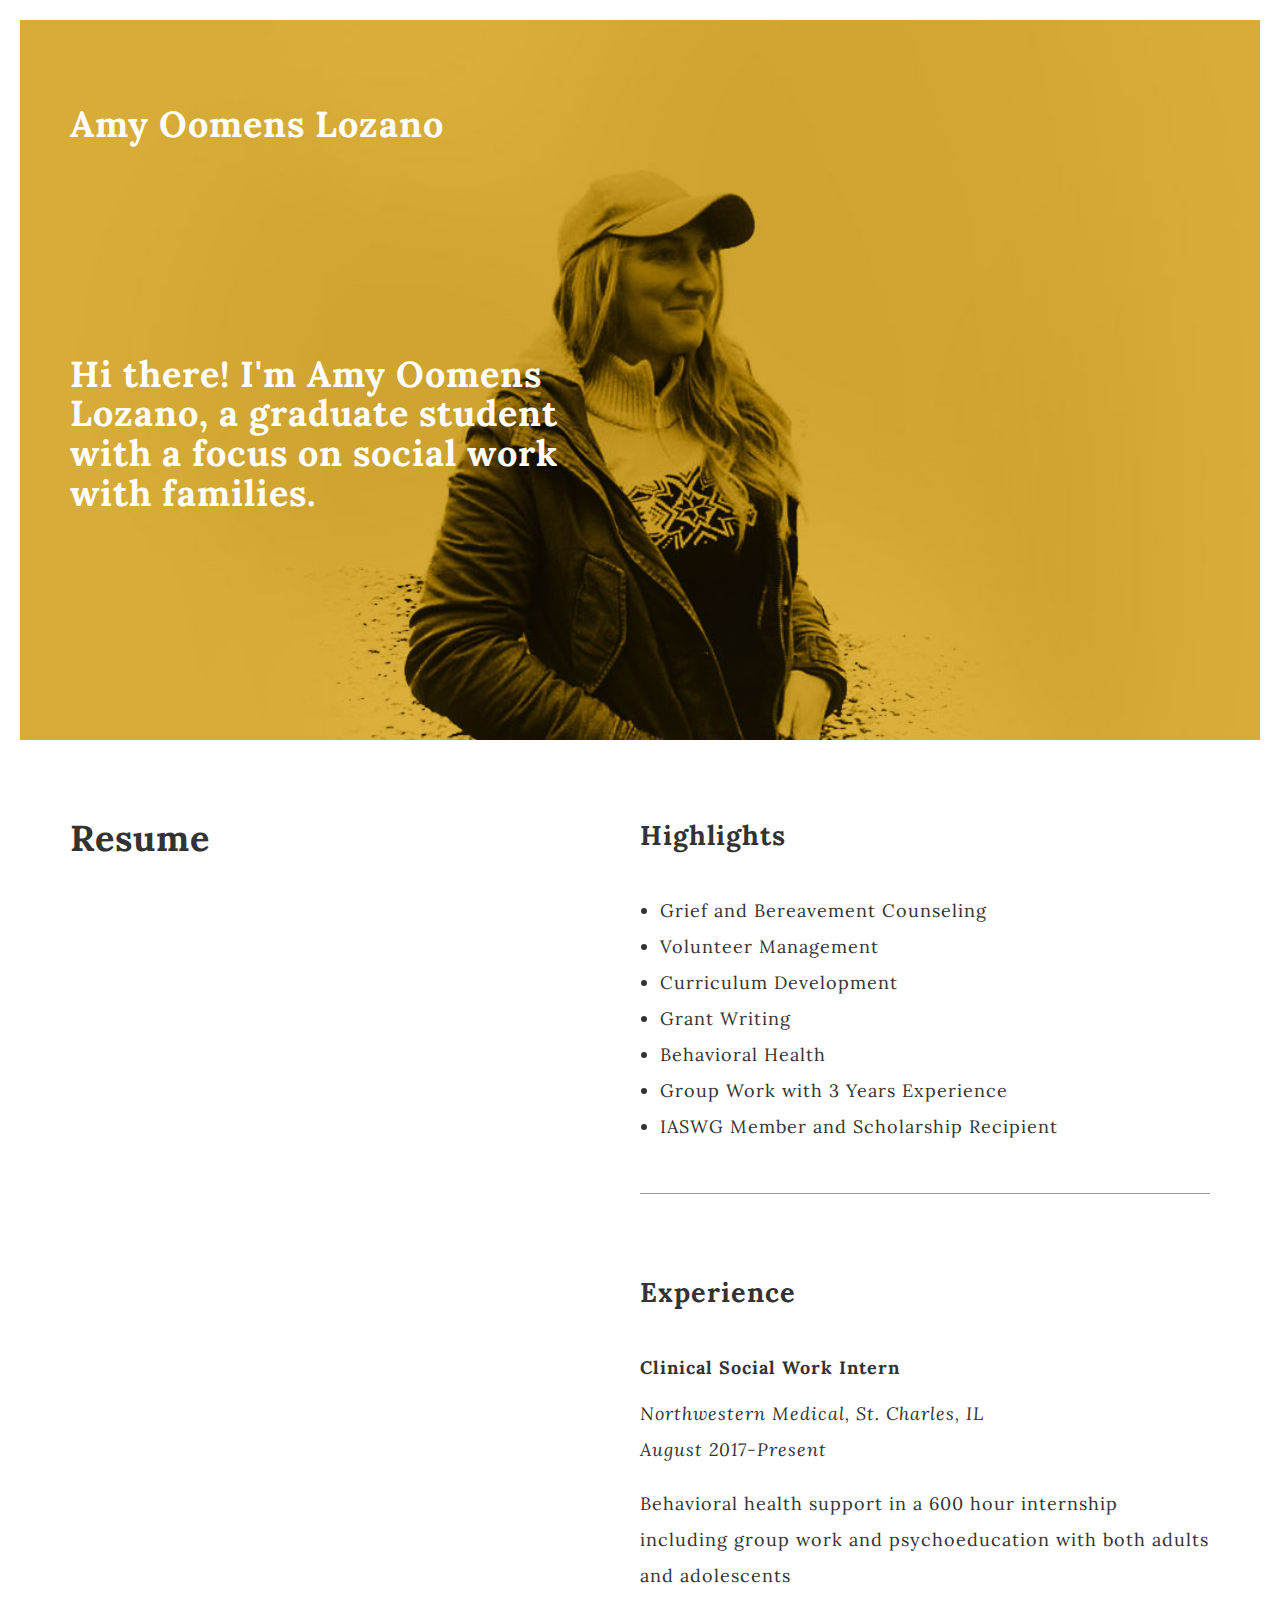
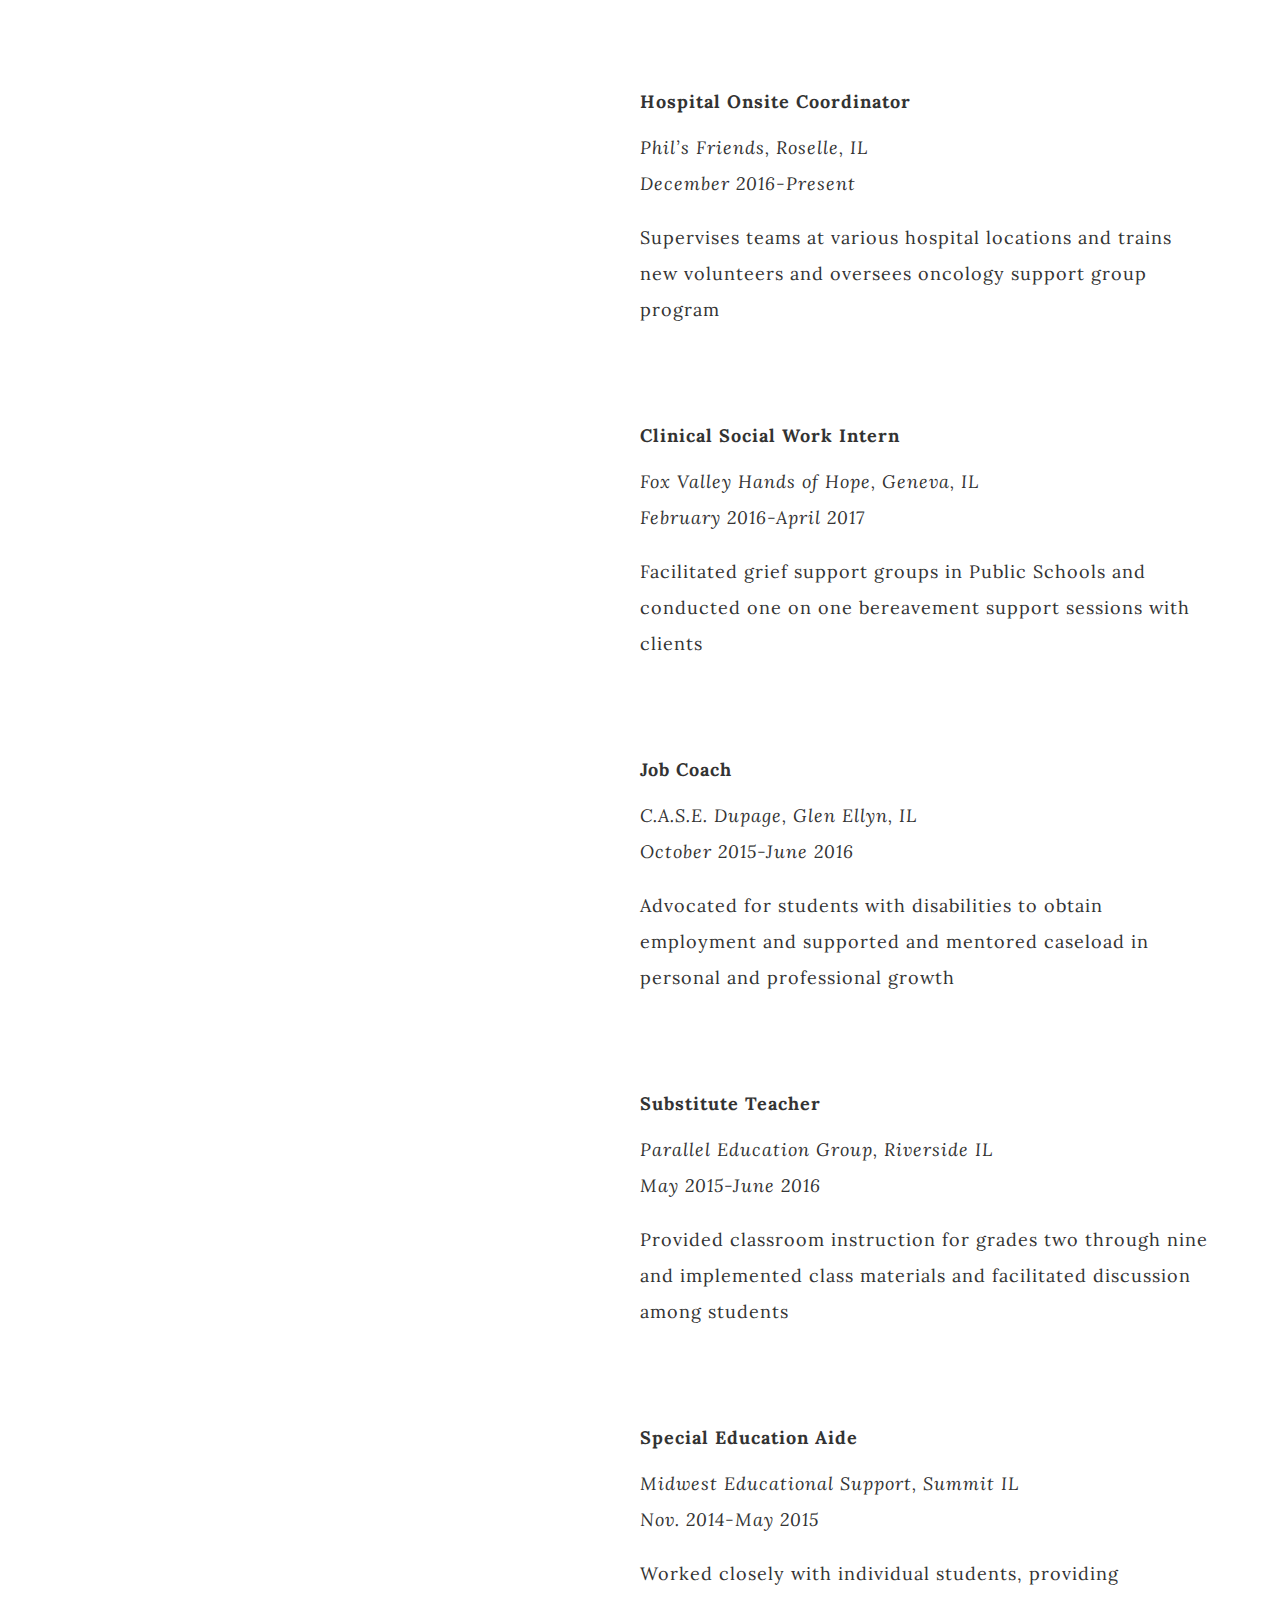
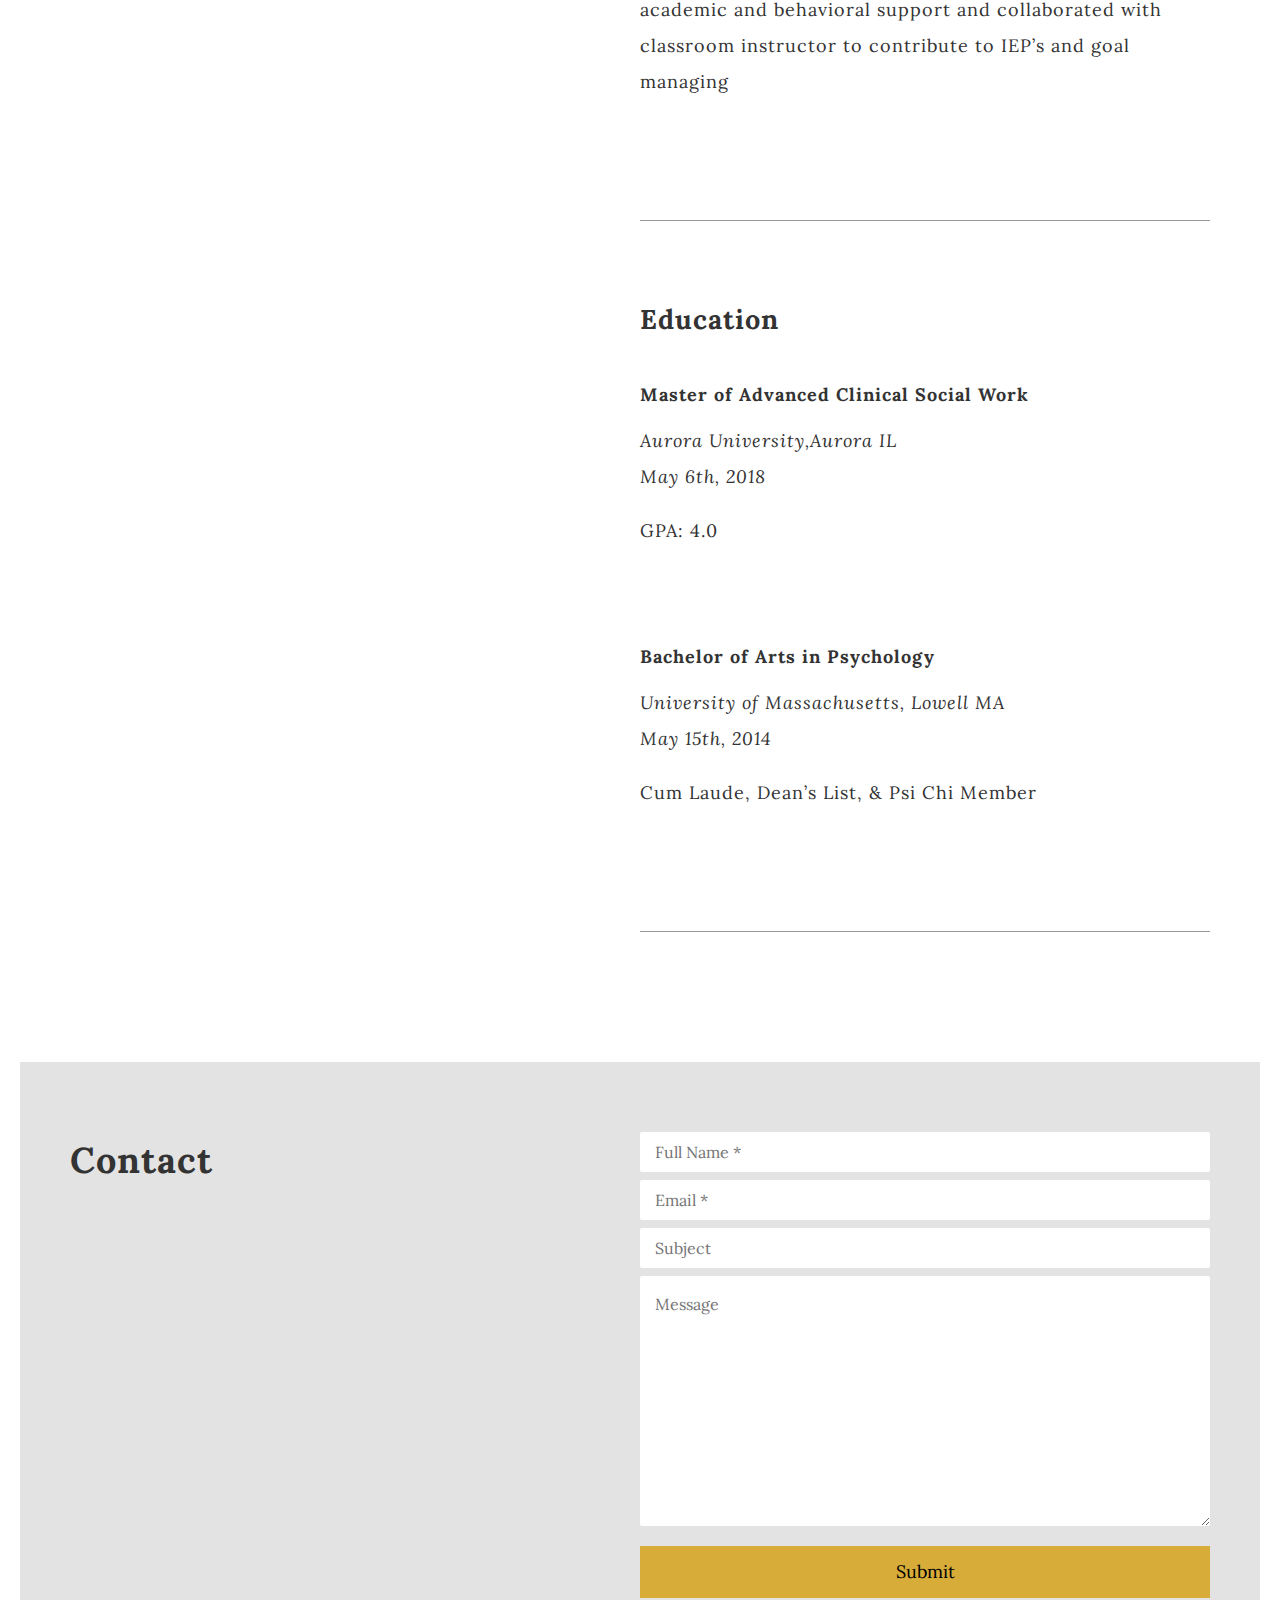
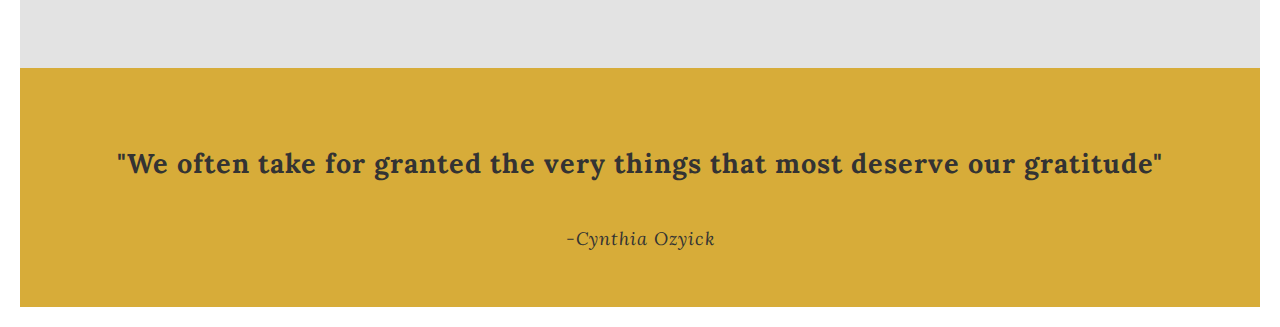
<file: aoomens_site/index.html>
<!doctype html>
<html lang="">
<head>
  <meta charset="utf-8">
  <meta http-equiv="x-ua-compatible" content="ie=edge">
  <meta name="viewport" content="width=device-width, initial-scale=1">
  <title>Amy O</title>
  <link rel="apple-touch-icon" href="apple-touch-icon.png">
  <link rel="shortcut icon" href="favicon.ico" type="image/x-icon" />

  <link rel="stylesheet" href="css/normalize.css">
  <link rel="stylesheet" href="css/main.css">
  <link href="https://fonts.googleapis.com/css?family=Lora:400,400i,700" rel="stylesheet">
</head>
<body>
  <section id="cover">
    <nav>
      <div id="logo">
        <p>Amy Oomens Lozano</p>
      </div>
    </nav>
    <br>
    <h1>
      Hi there! I'm Amy Oomens Lozano, a graduate student with a focus on social work with families.
    </h1>
  </section>
  <section><!-- resume -->
    <div id="header">
      <h2>Resume</h2>
    </div>
    <div id="content">
      <div id="highlights">
        <h3>Highlights</h3>
        <ul>
          <li>Grief and Bereavement Counseling</li>
          <li>Volunteer Management</li>
          <li>Curriculum Development</li>
          <li>Grant Writing</li>
          <li>Behavioral Health</li>
          <li>Group Work with 3 Years Experience</li>
          <li>IASWG Member and Scholarship Recipient</li>
        </ul>
      </div>
      <div id="experience">
        <h3>Experience</h3>
          <div id="job">
            <p class="title">Clinical Social Work Intern</p>
            <p class="employer">Northwestern Medical, St. Charles, IL</p>
            <p class="date">August 2017-Present</p>
            <p class="description">Behavioral health support in a 600 hour internship including group work and psychoeducation with both adults and adolescents</p>
          </div>
          <div id="job">
            <p class="title">Hospital Onsite Coordinator</p>
            <p class="employer">Phil’s Friends, Roselle, IL</p>
            <p class="date">December 2016-Present</p>
            <p class="description">Supervises teams at various hospital locations and trains new volunteers and oversees oncology support group program</p>
          </div>
          <div id="job">
            <p class="title">Clinical Social Work Intern</p>
            <p class="employer">Fox Valley Hands of Hope, Geneva, IL</p>
            <p class="date">February 2016-April 2017</p>
            <p class="description">Facilitated grief support groups in Public Schools and conducted one on one bereavement support sessions with clients</p>
          </div>
          <div id="job">
            <p class="title">Job Coach</p>
            <p class="employer">C.A.S.E. Dupage, Glen Ellyn, IL</p>
            <p class="date">October 2015-June 2016</p>
            <p class="description">Advocated for students with disabilities to obtain employment and supported and mentored caseload in personal and professional growth</p>
          </div>
          <div id="job">
            <p class="title">Substitute Teacher</p>
            <p class="employer">Parallel Education Group, Riverside IL</p>
            <p class="date">May 2015-June 2016</p>
            <p class="description">Provided classroom instruction for grades two through nine and implemented class materials and facilitated discussion among students</p>
          </div>
          <div id="job">
            <p class="title">Special Education Aide</p>
            <p class="employer">Midwest Educational Support, Summit IL</p>
            <p class="date">Nov. 2014-May 2015</p>
            <p class="description">Worked closely with individual students, providing academic and behavioral support and collaborated with classroom instructor to contribute to IEP’s and goal managing</p>
          </div>
      </div>
      <div id="education">
        <h3>Education</h3>
        <div id="job">
          <p class="title">Master of Advanced Clinical Social Work</p>
          <p class="employer">Aurora University,Aurora IL</p>
          <p class="date">May 6th, 2018</p>
          <p class="description">GPA: 4.0</p>
        </div>
        <div id="job">
          <p class="title">Bachelor of Arts in Psychology</p>
          <p class="employer">University of Massachusetts, Lowell MA</p>
          <p class="date">May 15th, 2014</p>
          <p class="description">Cum Laude, Dean’s List, &amp; Psi Chi Member</p>
        <div>
      </div>
    </div>
  </section>
  <section><!-- contact -->
      <div id="header">
        <h2>Contact</h2>
      </div>
      <div id="content">
        <form action="https://formspree.io/aoomens@gmail.com" method="POST">
          <input type="text" id="name" placeholder="Full Name *" name="name">
          <p id="errorName">A name is required to participate in a functioning society.</p>
          <input type="email" id="email" placeholder="Email *" name="_replyto">
          <p id="errorEmail">You forgot to enter an email ya goof.</p>
          <input type="text" placeholder="Subject" name="_subject">
          <input type="text" name="_gotcha" style="display:none" />
          <textarea placeholder="Message"></textarea>
          <button type="submit">Submit</button>
        </form>
      </div>
  </section>
  <footer>
    <h3>"We often take for granted the very things that most deserve our gratitude"</h3>
    <p class="date">-Cynthia Ozyick</p>
  </footer>

  <script src="js/jquery-1.12.0.min.js"></script>
  <script src="js/main.js"></script>
</body>
</html>
</file>
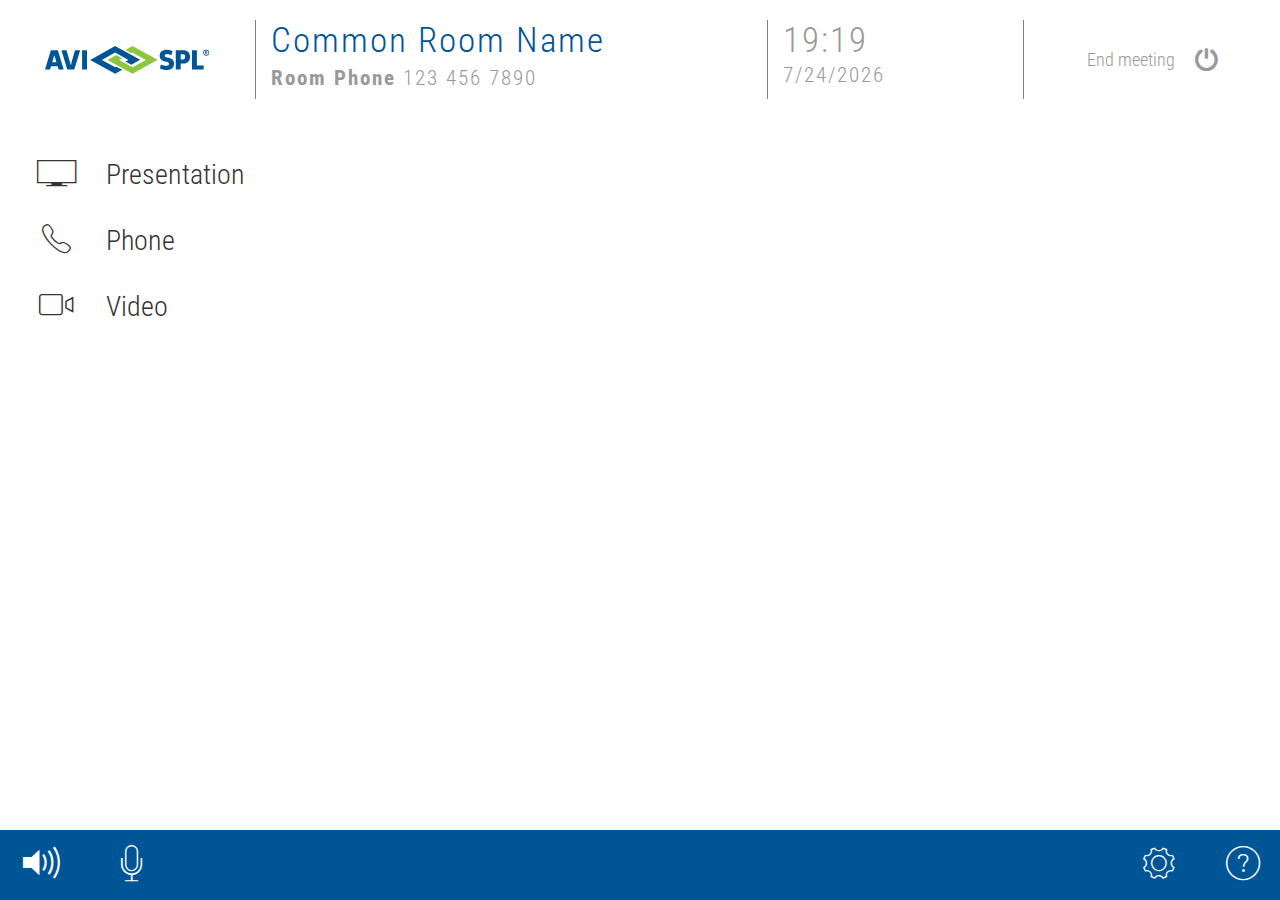
<file: final_project/index.html>
<!doctype html>
<html lang="">
<head>
  <meta charset="utf-8">
  <meta http-equiv="x-ua-compatible" content="ie=edge">
  <meta name="viewport" content="width=device-width, initial-scale=1">
  <title>AVI-SPL | Connect</title>
  <link rel="apple-touch-icon" href="apple-touch-icon.png">
  <link rel="shortcut icon" href="favicon.ico" type="image/x-icon" />
  <link rel="stylesheet" href="css/ionicons.css">

  <link rel="stylesheet" href="css/normalize.css">
  <link rel="stylesheet" href="css/main.css">
</head>
<body onload="startTime()">
  <!-- Add your site content here. Keep it pretty and use indentation :) -->

  <!-- HINT: Need to link to another page? Create a file with an html extension in your main project folder. -->
  <!-- Then link to it using an anchor. for example: <a href="blog.html">Blog</a> -->
  <header>
    <div class="headerFirst">
      <svg xmlns="http://www.w3.org/2000/svg" viewBox="0 0 1415.31 239.33"><defs><style>.cls-1{fill:#005596;}.cls-2{fill:#8dc63f;}</style></defs><title>avispl_logo</title><g id="Layer_2" data-name="Layer 2"><g id="Layer_1-2" data-name="Layer 1"><path class="cls-1" d="M1388.67,32.47c14.89,0,26.64,11,26.64,26.12s-11.75,26-26.64,26-26.52-10.84-26.52-26S1373.91,32.47,1388.67,32.47Zm0,45.85c11.23,0,20.24-8.1,20.24-19.73s-9-19.85-20.24-19.85-20.12,8.36-20.12,19.85S1377.43,78.32,1388.67,78.32Zm-9.4-33.44h11.49c4.31,0,7.58,2.74,7.58,8.1,0,3.52-1.18,6.92-4.58,7.84l7.06,10.7h-6.67l-6.66-10.19h-2.22V71.52h-6Zm9.79,4.83h-3.79V56.5h3.66c2.22,0,3.4-.91,3.4-3.52C1392.33,50.75,1391.41,49.71,1389.06,49.71Z"/><polygon class="cls-1" points="615.08 177.76 604.98 183.38 489.73 119.67 603.74 55.96 719.27 119.71 693.42 134.1 743.87 161.99 820.14 119.5 603.59 0 389.04 119.9 605.08 239.33 665.53 205.65 615.08 177.76"/><polygon class="cls-2" points="743.57 61.58 753.67 55.95 868.92 119.67 754.91 183.37 639.39 119.62 665.23 105.22 614.79 77.33 538.51 119.83 755.07 239.33 969.62 119.43 753.58 0 693.12 33.69 743.57 61.58"/><path class="cls-1" d="M50.4,36.16h60.28l50.4,167H117.6l-8.4-27.92H51.88l-8.4,27.92H0Zm11.86,104H98.58l-12.85-43c-1.48-5.19-3-12.61-3-12.61h-4.7a121.84,121.84,0,0,1-2.72,12.61Z"/><path class="cls-1" d="M141.33,36.16h43.73l29.4,99.56c1.49,5.19,5.68,26.44,5.68,26.44h4c.25-1,4.44-22.73,5.43-26.44l29.65-99.56h43.73l-50.4,167H191.73Z"/><path class="cls-1" d="M319.48,36.16H362v167h-42.5Z"/><path class="cls-1" d="M1051.9,206.88c-24.71,0-49.91-8.15-61.77-14.08L997.79,159c15.07,6.67,33.35,11.86,49.66,11.86,11.86,0,20.75-5.44,20.75-17.05,0-8.15-4.2-13.59-14.57-16.06l-18-4.2c-26.93-6.17-47.43-16.8-47.43-49.16,0-31.13,21-51.88,61-51.88,20.75,0,40.52,6.66,50.4,11.6L1088,77.91c-6.42-2.72-21.5-9.38-37.31-9.38-12.1,0-19,6.17-19,14.82,0,7.91,5.19,11.61,10.62,12.85l20,4.69c29.16,6.91,49.42,18.53,49.42,50.65C1111.69,180.94,1096.61,206.88,1051.9,206.88Z"/><path class="cls-1" d="M1169,150.8v52.37h-42.5v-167h64.24c17.79,0,31.62,5.19,41.26,14.08,10.87,10.38,17.78,25.94,17.78,44.48,0,18.77-6.91,33.35-17.53,43.23-8.65,7.66-21.25,12.85-41.51,12.85Zm33.6-74.87c-3.21-3-7.42-4.69-13.1-4.69H1169v44.47h20.5a18,18,0,0,0,13.1-5.19c3.21-3.21,4.69-9.63,4.69-17.53S1205.83,79.15,1202.62,75.93Z"/><path class="cls-1" d="M1266.12,36.16h42.5V168.09h58.55v35.08H1266.12Z"/></g></g></svg>
    </div>
    <div>
      <h1>Common Room Name</h1>
      <h3><strong>Room Phone</strong> 123 456 7890</h3>
    </div>
    <div>
      <span id="txt"></span>
      <h3><span id="date"></span></h3>
    </div>
    <div class="headerLast">
      <button id="endMeeting">End meeting <i class="icon ion-power"></i></button>
    </div>
  </header>
  <main>
    <nav>
      <div id="navPrsbtn" class="navItem">
        <button class="navPresentation"><i class="ion-ios-monitor-outline"></i><p>Presentation</p></button>
      </div>
      <div id="navPhonebtn" class="navItem">
        <button><i class="ion-ios-telephone-outline"></i><p>Phone</p></button>
      </div>
      <div id="navVideobtn" class="navItem">
        <button><i class="ion-ios-videocam-outline"></i><p>Video</p></button>
      </div>
    </nav>
    <section id="presentation">
      <div id="primary">
        <div class="presentationItem">
          <button class="source"><i class="icon ion-laptop"></i></button><h3>HDMI 1</h3>
        </div>
        <div class="presentationItem">
          <button class="source"><i class="icon ion-laptop"></i></button><h3>HDMI 2</h3>
        </div>
      </div>
      <aside>
        <br>
      </aside>
    </section>
    <section id="phone">
      <div id="primary">
        <div class="textInput">
          <input type="text" id="phoneNumBox" placeholder="Dial Phone #">
          <button id="del" class="transparentButton"><i class="ion-backspace-outline"></i></button>
        </div>
        <div class="keypad">
          <button value="1">1</button>
          <button value="2">2<span class="alpha">abc</span></button>
          <button value="3">3<span class="alpha">def</span></button>
          <button value="4">4<span class="alpha">ghi</span></button>
          <button value="5">5<span class="alpha">jkl</span></button>
          <button value="6">6<span class="alpha">mno</span></button>
          <button value="7">7<span class="alpha">pqrs</span></button>
          <button value="8">8<span class="alpha">tuv</span></button>
          <button value="9">9<span class="alpha">wxyz</span></button>
          <button value="*">*</button>
          <button value="0">0</button>
          <button value="#">#</button>
        </div>
        <button id="callBtn" class="green">Call</button>
      </div>
      <aside id="addCall">
        <button id="addCallBtn"><i class="ion-ios-personadd-outline"></i><p>Add Call</p></button>
        <hr>
      </aside>
    </section>
    <section id="video">
      <div id="primary">
        <div id="nextMeeting" class="nextMeetingArea">
          <div>
            <p>Next Meeting</p>
            <p class="meetingTime">12:00</p>
            <p>subject</p>
            <p>organizer</p>
          </div>
          <button class="join">Join </button>
        </div>
        <div class="futureMeeting">
          <div>
            <p class="meetingTime">14:00</p>
            <p>subject</p>
            <p>organizer</p>
          </div>
        </div>
        <div class="futureMeeting">
          <div>
            <p class="meetingTime">15:00</p>
            <p>subject</p>
            <p>organizer</p>
          </div>
        </div>
      </div>
      <aside>
        <button id="phoneBookBtn"><i class="ion-ios-bookmarks-outline"></i><p>Address Book</p></button>
        <hr>
        <div class="asideControls">
          <button><i class="ion-ios-search-strong"></i><p>Zoom</p></button>
          <button><i class="ion-ios-person-outline"></i><p>Self View</p></button>
          <button><i class="ion-ios-browsers-outline"></i><p>Layout</p></button>
        </div>
      </aside>
    </section>

    <section id="phonebook">
      <div id="primary">
        <div class="textInput">
          <input type="text" id="inputPhone" placeholder="Search">
          <button class="transparentButton"><i class="ion-backspace-outline"></i></button>
        </div>

        <div class="buttonList">
          <button class="buttonListItem">
            <i class="ion-ios-videocam-outline"></i><h3 id="ContactName">Common Contact Name</h3>
          </button>
          <button class="buttonListItem">
            <i class="ion-ios-videocam-outline"></i><h3 id="ContactName">Common Contact Name</h3>
          </button>
          <button class="buttonListItem">
            <i class="ion-ios-videocam-outline"></i><h3 id="ContactName">Common Contact Name</h3>
          </button>
          <button class="buttonListItem">
            <i class="ion-ios-videocam-outline"></i><h3 id="ContactName">Common Contact Name</h3>
          </button>
          <button class="buttonListItem">
            <i class="ion-ios-videocam-outline"></i><h3 id="ContactName">Common Contact Name</h3>
          </button>
        </div>
      </div>
      <aside>
        <button id="scheduleBtn"><i class="ion-android-menu"></i><p>Schedule</p></button>
        <hr>
      </aside>
    </section>

  </main>
  <footer>
    <div class="leftAlign">
      <button id="volumeMaster" class="footer-btn"><i class="ion-volume-high"></i>Volume</button>
      <button id="micMute" class="footer-btn"><i id="micIcon" class="ion-ios-mic-outline"></i></i> Mic Mute</button>
    </div>
    <div class="rightAlign">
      <form action="settings.html">
        <button class="footer-btn"> <i class="ion-ios-gear-outline" ></i></i>Settings</button>
      </form>
      <button id="helpButton" class="footer-btn"> <i class="ion-ios-help-outline"></i>Help</button>
    </div>
  </footer>

  <!-- popups -->

  <div id="popupVolume">
    <button id="volumeMasterActive" class="footer-btn"><i class="ion-volume-high"></i></button>
    <input type="range" min="0" max="11" value="5" id="volumeFader" class="volSlider" >
  </div>

  <div id="help" class="popup">
    <button id="close" class="close"><i class="ion-ios-close-outline"></i>Close</button>
    <div class="popup-content">
      <i class="ion-ios-information-outline"></i>
      <p>Please contact IT Customer Service at</p>
      <h2>1-800-123-4567</h2>
      <p>for further assistance</p>
    </div>
  </div>

  <div id="endAll" class="popup">
    <div class="popup-content">
      <i class="icon ion-power"></i>
      <h1>Are you sure you want<br>to end the meeting?</h1>
      <p>This will end all presentations, phone calls, and video calls.</p>
      <div id="popupBtns">
        <button class="red">End Meeting</button>
        <button id="cancelEndMeeting">Cancel</button>
      </div>
    </div>
  </div>


  <script src="js/jquery-1.12.0.min.js"></script>
  <script src="js/main.js"></script>
</body>
</html>
</file>
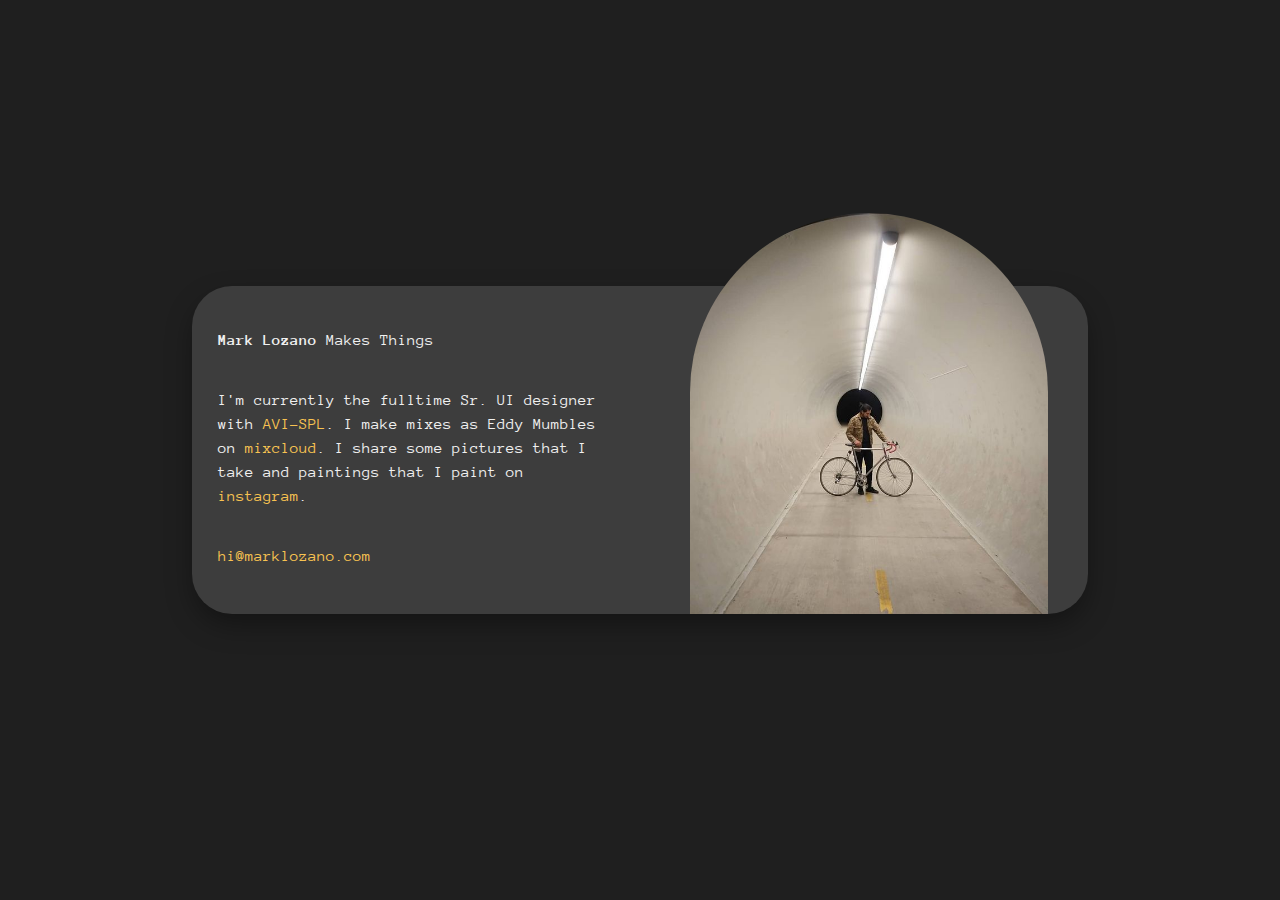
<file: mlozano_site/index.html>
<!DOCTYPE html>
<html lang="">
  <head>
    <meta charset="utf-8" />
    <meta http-equiv="x-ua-compatible" content="ie=edge" />
    <meta name="viewport" content="width=device-width, initial-scale=1" />
    <title>Mark Lozano Makes Things</title>
    <link rel="apple-touch-icon" href="apple-touch-icon.png" />
    <link rel="shortcut icon" href="favicon.ico" type="image/x-icon" />

    <link rel="stylesheet" href="css/normalize.css" />
    <link rel="stylesheet" href="css/main.css" />
    <link rel="preconnect" href="https://fonts.gstatic.com" />
    <link
      href="https://fonts.googleapis.com/css2?family=Anonymous+Pro:ital,wght@0,400;0,700;1,400;1,700&display=swap"
      rel="stylesheet"
    />
  </head>
  <body>
    <div class="site">
      <div class="left-col">
        <div class="title">
          <p>
            <strong>Mark Lozano</strong>
            Makes Things
          </p>
        </div>
        <div class="about">
        <p>
          I'm currently the fulltime Sr. UI designer with <a href="https://avispl.com/solutions/video-conferencing-meeting-solutions/" target="_blank">AVI-SPL</a>. I make mixes as Eddy Mumbles on  <a href="https://www.mixcloud.com/EddyMumbles/" target="_blank">mixcloud</a>. I share some pictures that I take and paintings that I paint on <a href="https://www.instagram.com/markmadethis/" target="_blank">instagram</a>.
        </p> 
        </div>

        <nav>
          <a href="mailto:hi@marklozano.com">hi@marklozano.com</a>
        </nav>
      </div>

      <img src="img/main-img.jpg" alt="Mark with a bike" />
    </div>

    <script src="js/jquery-1.12.0.min.js"></script>
    <script src="js/main.js"></script>
  </body>
</html>
</file>
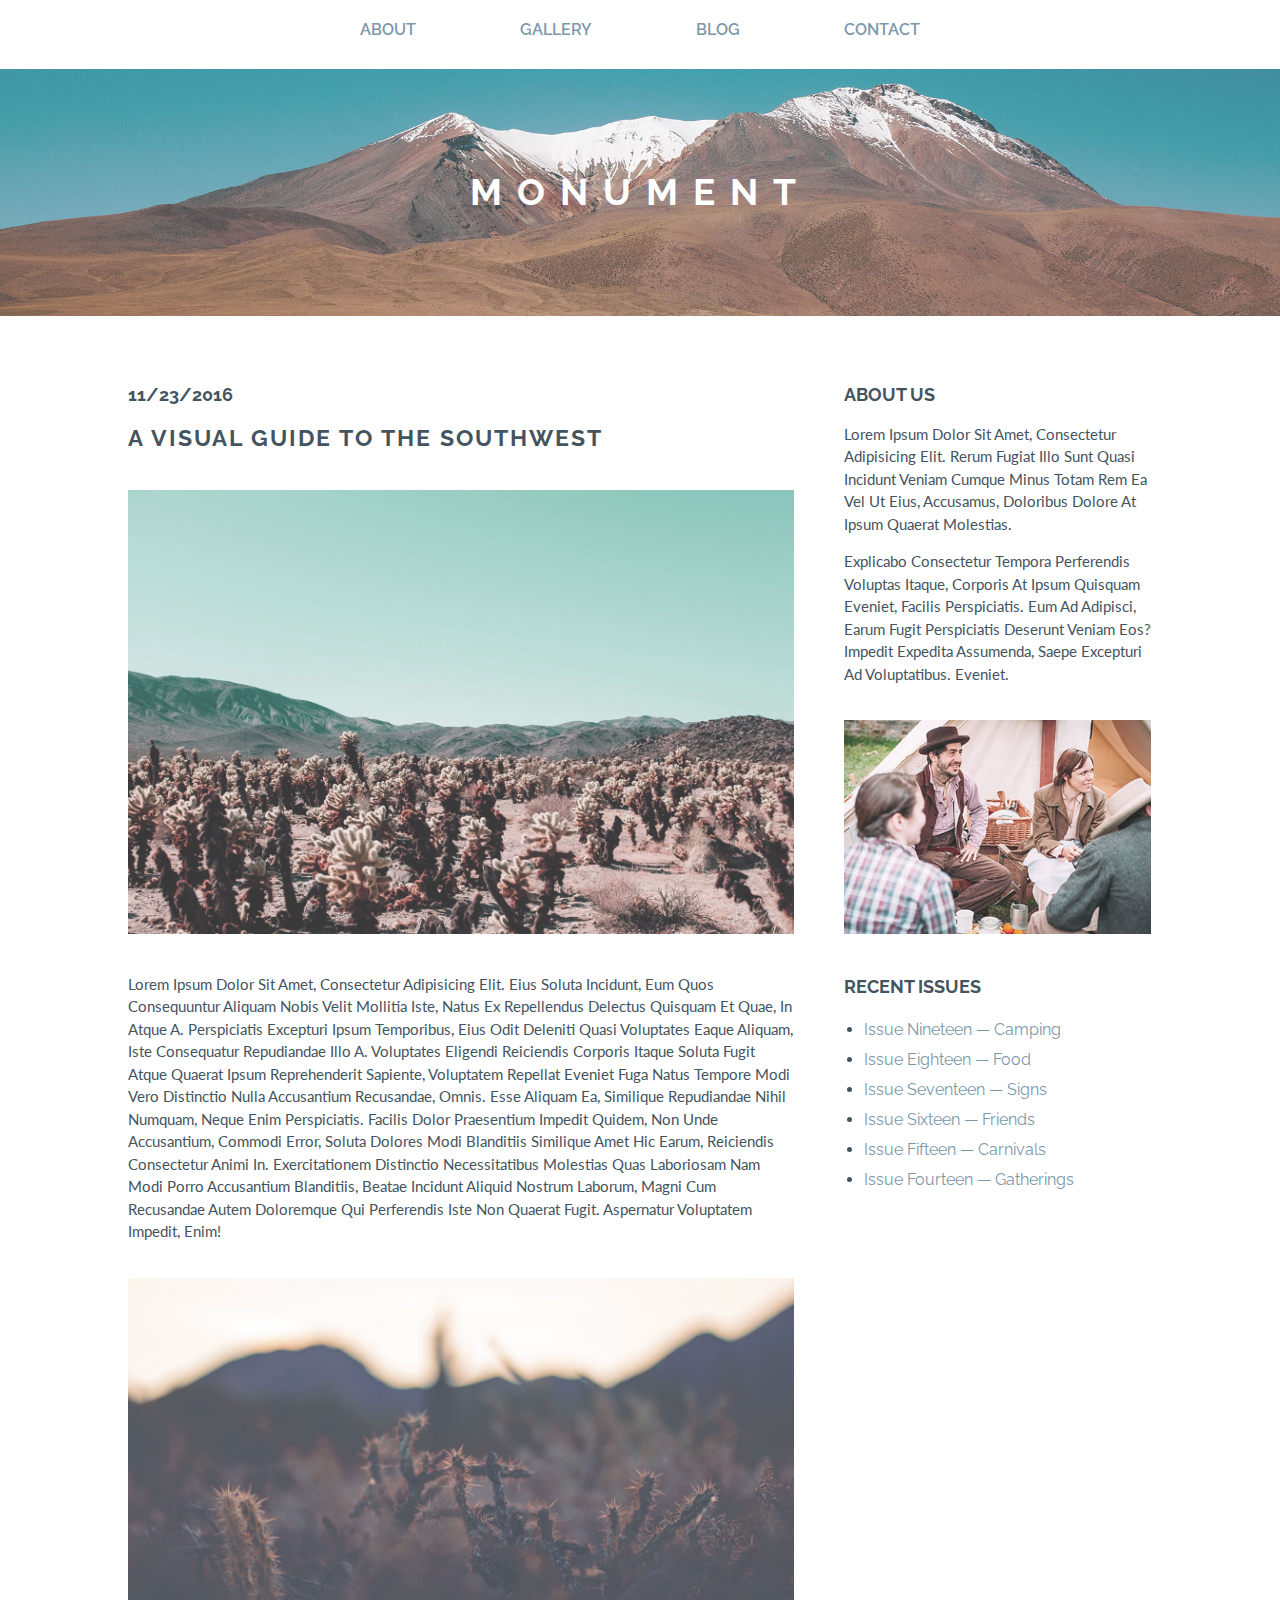
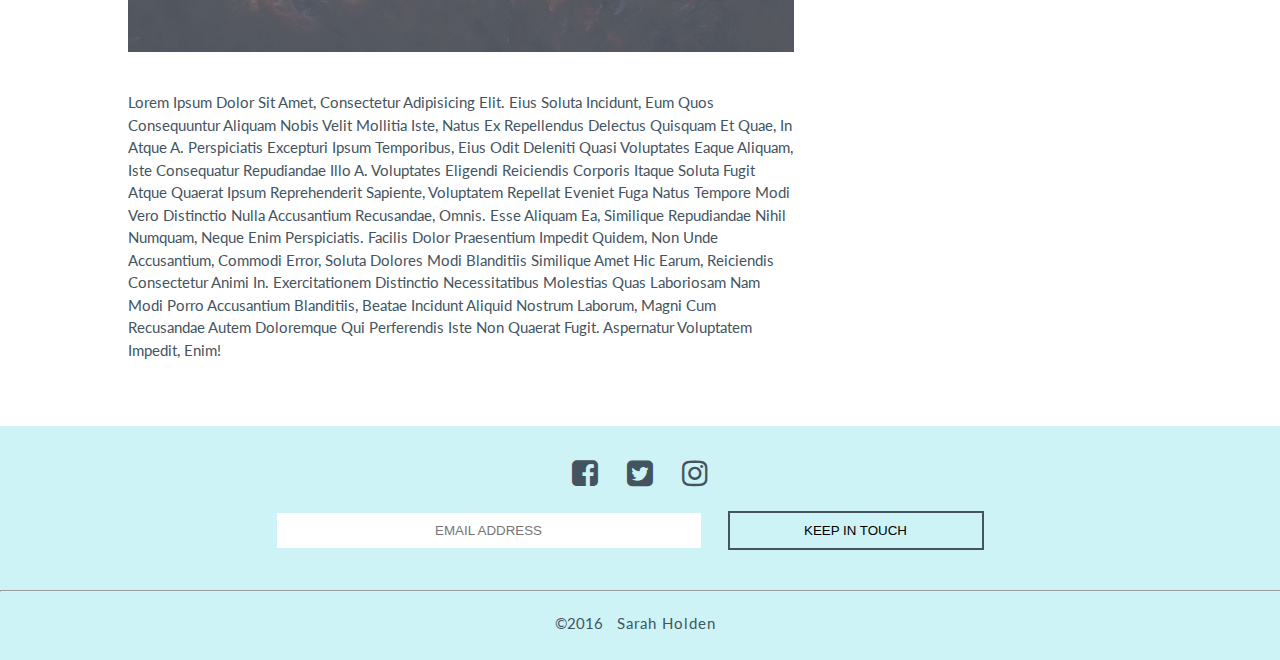
<file: monument_blog/index.html>
<!DOCTYPE html>
<html lang="en">
<head>
	<meta charset="UTF-8">
	<title>Monument | Blog</title>

	<link href="https://fonts.googleapis.com/css?family=Lato|Raleway" rel="stylesheet">

	<link rel="stylesheet" href="font-awesome-4.7.0/css/font-awesome.min.css">

	<link rel="stylesheet" href="css/style.css">

</head>
<body>
	<nav>
		<a href="#">About</a>
		<a href="#">Gallery</a>
		<a href="#">Blog</a>
		<a href="#">Contact</a>
	</nav>
	<header>
			<h1><a href="#">Monument</a></h1>
	</header>

	<main>
		<article>
			<h3>11/23/2016</h3>
			<h2>A Visual Guide to the Southwest</h2>
			<img src="images/blog_1.jpg" alt="">
			<p>Lorem ipsum dolor sit amet, consectetur adipisicing elit. Eius soluta incidunt, eum quos consequuntur aliquam nobis velit mollitia iste, natus ex repellendus delectus quisquam et quae, in atque a. Perspiciatis excepturi ipsum temporibus, eius odit deleniti quasi voluptates eaque aliquam, iste consequatur repudiandae illo a. Voluptates eligendi reiciendis corporis itaque soluta fugit atque quaerat ipsum reprehenderit sapiente, voluptatem repellat eveniet fuga natus tempore modi vero distinctio nulla accusantium recusandae, omnis. Esse aliquam ea, similique repudiandae nihil numquam, neque enim perspiciatis. Facilis dolor praesentium impedit quidem, non unde accusantium, commodi error, soluta dolores modi blanditiis similique amet hic earum, reiciendis consectetur animi in. Exercitationem distinctio necessitatibus molestias quas laboriosam nam modi porro accusantium blanditiis, beatae incidunt aliquid nostrum laborum, magni cum recusandae autem doloremque qui perferendis iste non quaerat fugit. Aspernatur voluptatem impedit, enim!</p>
			<img src="images/blog_2.jpg" alt="">
			<p>Lorem ipsum dolor sit amet, consectetur adipisicing elit. Eius soluta incidunt, eum quos consequuntur aliquam nobis velit mollitia iste, natus ex repellendus delectus quisquam et quae, in atque a. Perspiciatis excepturi ipsum temporibus, eius odit deleniti quasi voluptates eaque aliquam, iste consequatur repudiandae illo a. Voluptates eligendi reiciendis corporis itaque soluta fugit atque quaerat ipsum reprehenderit sapiente, voluptatem repellat eveniet fuga natus tempore modi vero distinctio nulla accusantium recusandae, omnis. Esse aliquam ea, similique repudiandae nihil numquam, neque enim perspiciatis. Facilis dolor praesentium impedit quidem, non unde accusantium, commodi error, soluta dolores modi blanditiis similique amet hic earum, reiciendis consectetur animi in. Exercitationem distinctio necessitatibus molestias quas laboriosam nam modi porro accusantium blanditiis, beatae incidunt aliquid nostrum laborum, magni cum recusandae autem doloremque qui perferendis iste non quaerat fugit. Aspernatur voluptatem impedit, enim!</p>
		</article>


		<aside>
			<h3>About Us</h3>
			<p>Lorem ipsum dolor sit amet, consectetur adipisicing elit. Rerum fugiat illo sunt quasi incidunt veniam cumque minus totam rem ea vel ut eius, accusamus, doloribus dolore at ipsum quaerat molestias.</p>
			<p>Explicabo consectetur tempora perferendis voluptas itaque, corporis at ipsum quisquam eveniet, facilis perspiciatis. Eum ad adipisci, earum fugit perspiciatis deserunt veniam eos? Impedit expedita assumenda, saepe excepturi ad voluptatibus. Eveniet.</p>
			<img src="images/about.jpg" alt="">
			<h3>Recent Issues</h3>
			<ul>
				<li><a href="">Issue Nineteen &mdash; Camping</a></li>
				<li><a href="">Issue Eighteen &mdash; Food</a></li>
				<li><a href="">Issue Seventeen &mdash; Signs</a></li>
				<li><a href="">Issue Sixteen &mdash; Friends</a></li>
				<li><a href="">Issue Fifteen &mdash; Carnivals</a></li>
				<li><a href="">Issue Fourteen &mdash; Gatherings</a></li>
			</ul>
		</aside>
	</main>

	<footer>
		<a href="">
			<i class="fa fa-facebook-square" aria-hidden="true"></i>
		</a>
		<a href="">
			<i class="fa fa-twitter-square" aria-hidden="true"></i>
		</a>
		<a href="">
			<i class="fa fa-instagram" aria-hidden="true"></i>
		</a>
	<br>
		<input type="text" placeholder="Email Address">
		<button>Keep In Touch</button>
	<hr>
		<p>&copy;2016 <a href="">Sarah Holden</a></p>
	</footer>

</body>
</html>
</file>
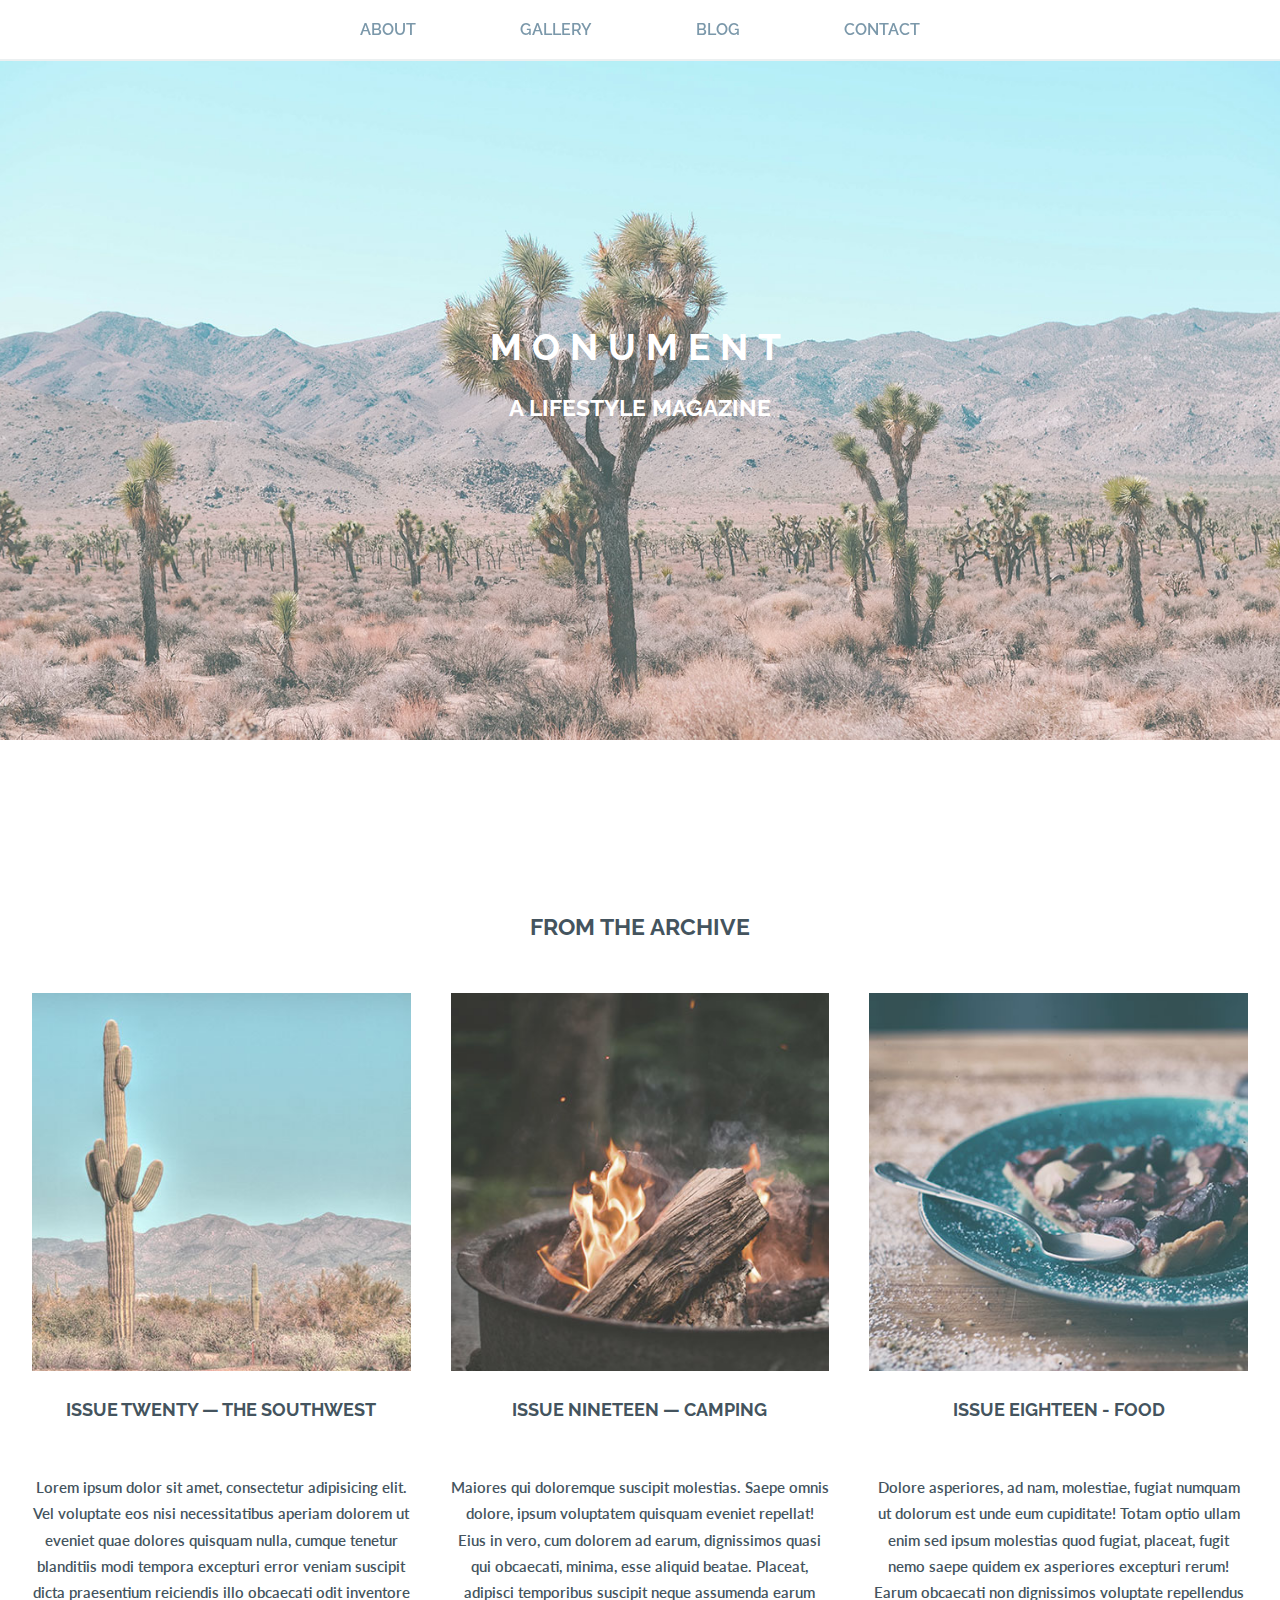
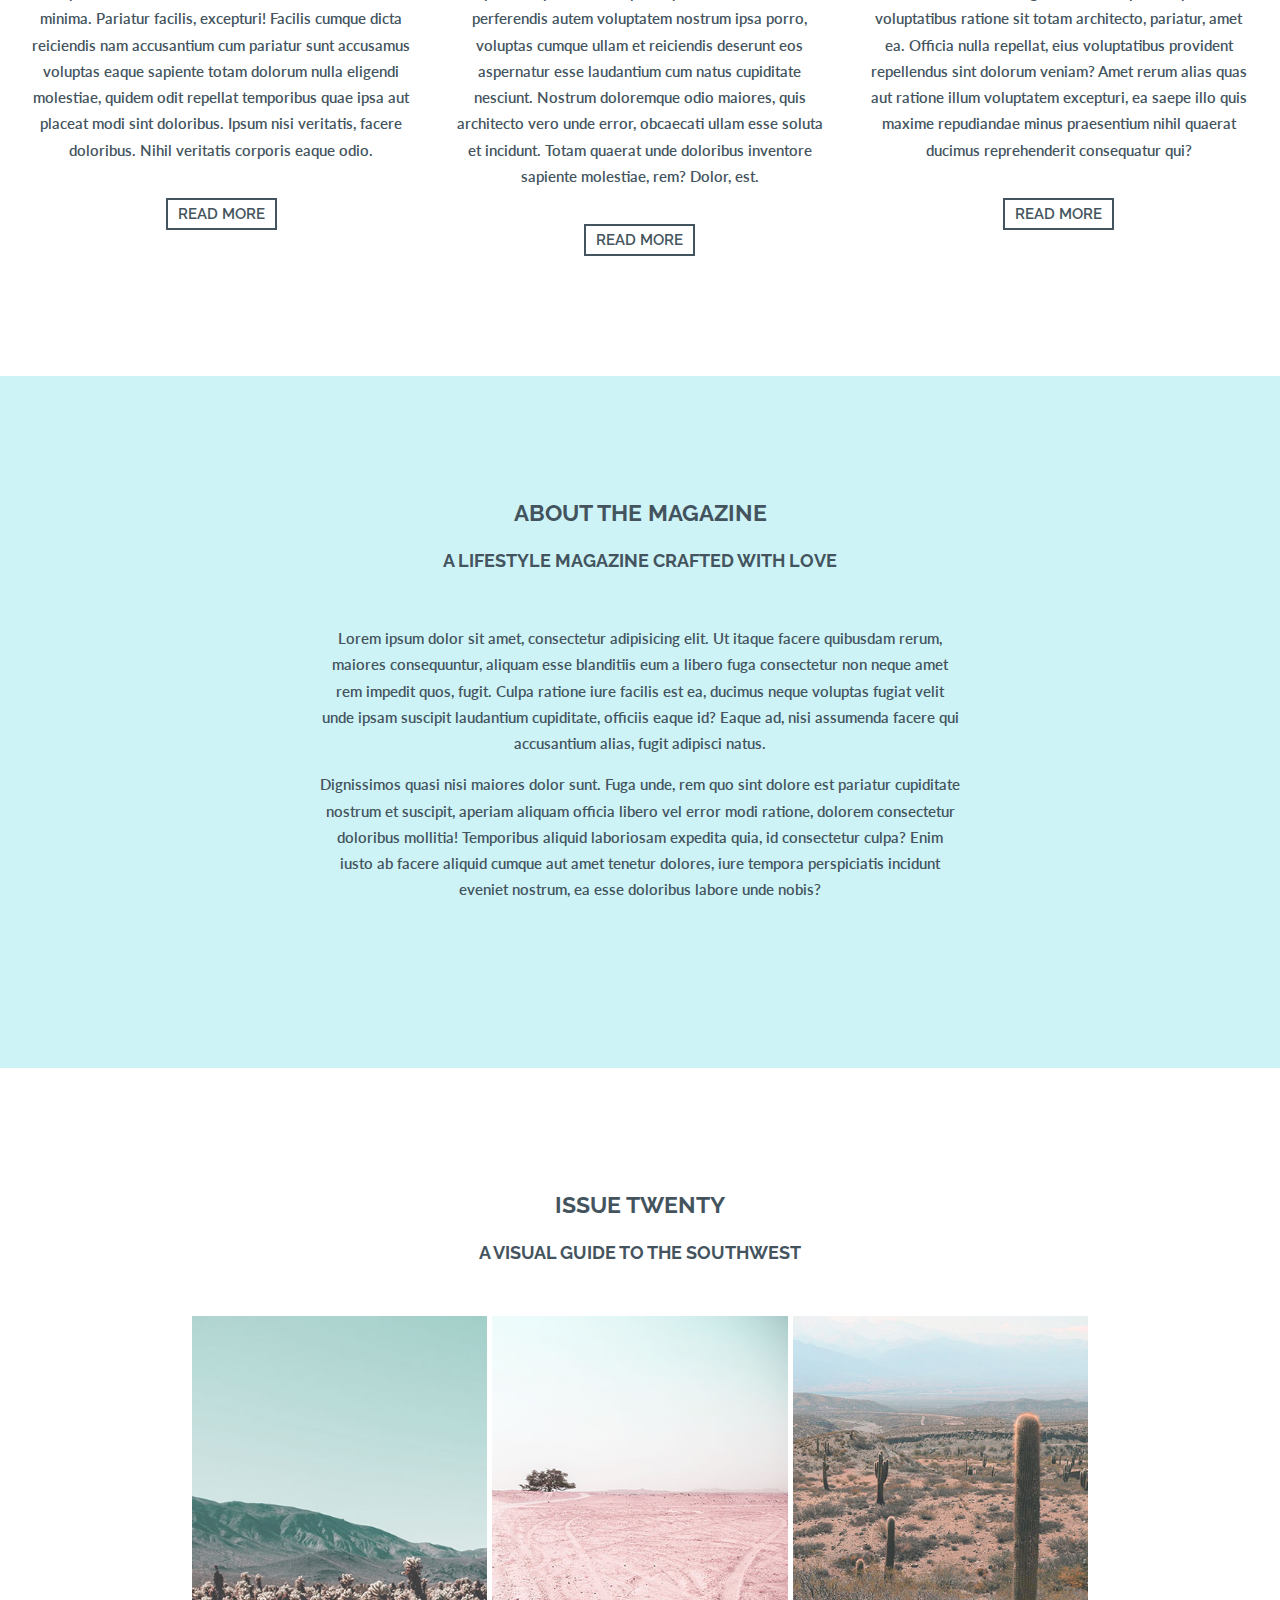
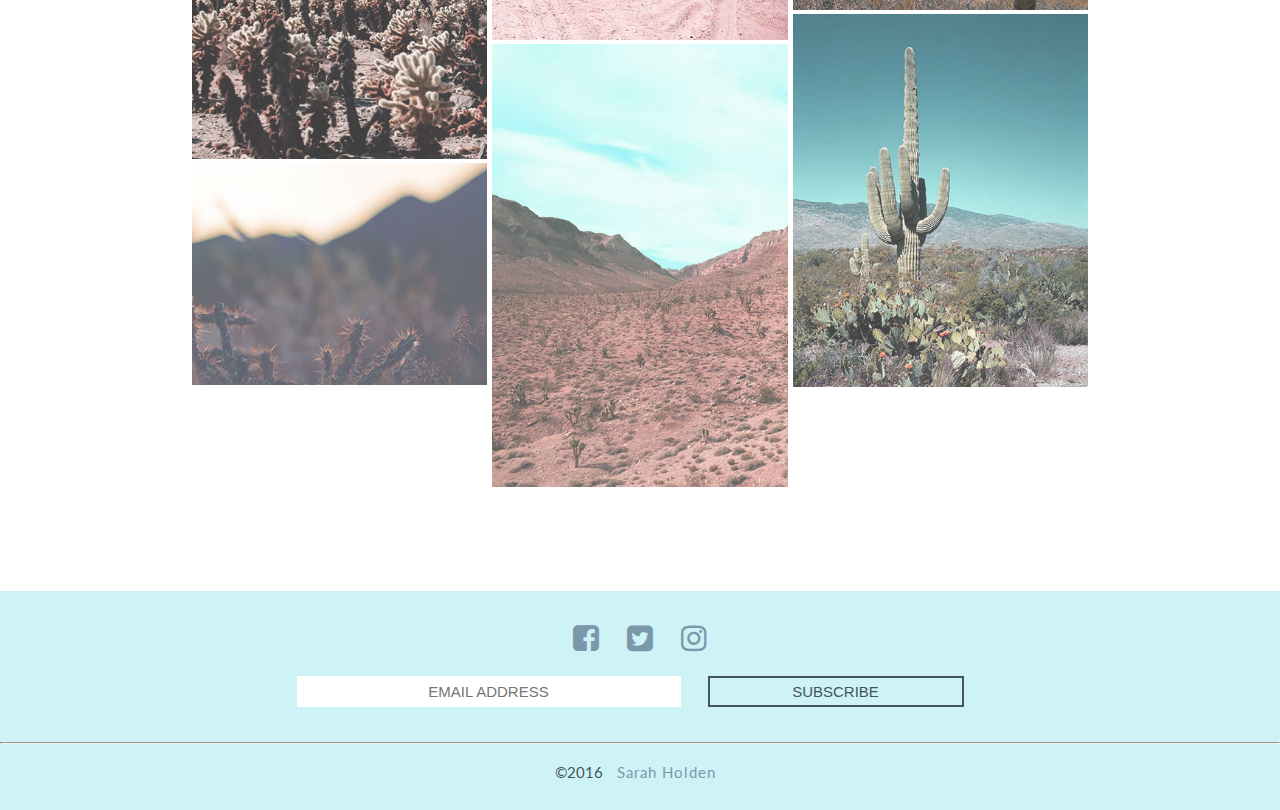
<file: monument_lab_starter/index.html>
<!DOCTYPE html>
<html lang="en">
<head>
	<meta charset="UTF-8">
	<title>Monument | Home</title>
	<!-- Link for FontAwesome has already been added! -->
	<link rel="stylesheet" href="https://maxcdn.bootstrapcdn.com/font-awesome/4.7.0/css/font-awesome.min.css">
	<link rel="stylesheet" href="css/style.css">
</head>
<body>
	<nav>
		<a href="#about">About</a>
		<a href="#gallery">Gallery</a>
		<a href="https://melozano.github.io/monument_blog/index.html" target="_blank">Blog</a>
		<a href="#footer">Contact</a>
	</nav>
	<header>
		<h1>Monument</h1>
		<h2>A Lifestyle Magazine</h2>
	</header>
	<section class="archive">
		<h3>From the Archive</h3>
		<div class="issues">
			<article>
				<img src="images/article_1.jpg" alt="">
				<h4>Issue Twenty &mdash; The Southwest</h4>
				<p>Lorem ipsum dolor sit amet, consectetur adipisicing elit. Vel voluptate eos nisi necessitatibus aperiam dolorem ut eveniet quae dolores quisquam nulla, cumque tenetur blanditiis modi tempora excepturi error veniam suscipit dicta praesentium reiciendis illo obcaecati odit inventore minima. Pariatur facilis, excepturi! Facilis cumque dicta reiciendis nam accusantium cum pariatur sunt accusamus voluptas eaque sapiente totam dolorum nulla eligendi molestiae, quidem odit repellat temporibus quae ipsa aut placeat modi sint doloribus. Ipsum nisi veritatis, facere doloribus. Nihil veritatis corporis eaque odio.</p>
				<a href="" class="article"> Read More </a>
			</article>
			<article>
				<img src="images/article_2.jpg" alt="">
				<h4>Issue Nineteen &mdash; Camping</h4>
				<p>Maiores qui doloremque suscipit molestias. Saepe omnis dolore, ipsum voluptatem quisquam eveniet repellat! Eius in vero, cum dolorem ad earum, dignissimos quasi qui obcaecati, minima, esse aliquid beatae. Placeat, adipisci temporibus suscipit neque assumenda earum perferendis autem voluptatem nostrum ipsa porro, voluptas cumque ullam et reiciendis deserunt eos aspernatur esse laudantium cum natus cupiditate nesciunt. Nostrum doloremque odio maiores, quis architecto vero unde error, obcaecati ullam esse soluta et incidunt. Totam quaerat unde doloribus inventore sapiente molestiae, rem? Dolor, est.</p>
				<a href="" class="article"> Read More </a>
			</article>
			<article>
				<img src="images/article_3.jpg" alt="">
				<h4>Issue Eighteen - Food</h4>
				<p>Dolore asperiores, ad nam, molestiae, fugiat numquam ut dolorum est unde eum cupiditate! Totam optio ullam enim sed ipsum molestias quod fugiat, placeat, fugit nemo saepe quidem ex asperiores excepturi rerum! Earum obcaecati non dignissimos voluptate repellendus voluptatibus ratione sit totam architecto, pariatur, amet ea. Officia nulla repellat, eius voluptatibus provident repellendus sint dolorum veniam? Amet rerum alias quas aut ratione illum voluptatem excepturi, ea saepe illo quis maxime repudiandae minus praesentium nihil quaerat ducimus reprehenderit consequatur qui?</p>
				<a href="" class="article"> Read More </a>
			</article>
		</div>
	</section>
	<section class="about" id="about">
		<h3>About The Magazine</h3>
		<h4>A Lifestyle Magazine Crafted with Love</h4>
		<p>Lorem ipsum dolor sit amet, consectetur adipisicing elit. Ut itaque facere quibusdam rerum, maiores consequuntur, aliquam esse blanditiis eum a libero fuga consectetur non neque amet rem impedit quos, fugit. Culpa ratione iure facilis est ea, ducimus neque voluptas fugiat velit unde ipsam suscipit laudantium cupiditate, officiis eaque id? Eaque ad, nisi assumenda facere qui accusantium alias, fugit adipisci natus.</p>
		<p>Dignissimos quasi nisi maiores dolor sunt. Fuga unde, rem quo sint dolore est pariatur cupiditate nostrum et suscipit, aperiam aliquam officia libero vel error modi ratione, dolorem consectetur doloribus mollitia! Temporibus aliquid laboriosam expedita quia, id consectetur culpa? Enim iusto ab facere aliquid cumque aut amet tenetur dolores, iure tempora perspiciatis incidunt eveniet nostrum, ea esse doloribus labore unde nobis?</p>
	</section>
	<section class="current" id="gallery">
		<h3>Issue Twenty</h3>
		<h4>A visual guide to the Southwest</h4>
		<div class="gallery">
			<div >
				<img src="images/gallery_1.jpg" alt="">
				<img src="images/gallery_3.jpg" alt="">
			</div>
			<div>
				<img src="images/gallery_4.jpg" alt="">
				<img src="images/gallery_2.jpg" alt="">
			</div>
			<div>
				<img src="images/gallery_5.jpg" alt="">
				<img src="images/gallery_6.jpg" alt="">
			</div>
		</div>
	</section>
	<footer id="footer">
		<a href="https://www.facebook.com"target="_blank"><i class="fa fa-facebook-square" aria-hidden="true"></i></a>
		<a href="https://www.twitter.com" target="_blank"><i class="fa fa-twitter-square" aria-hidden="true"></i></a>
		<a href="https://www.instagram.com/eddymumbles" target="_blank"><i class="fa fa-instagram" aria-hidden="true"></i></a>
		<br>
		<input type="text" placeholder="Email Address">
		<button class="form">Subscribe</button>
		<hr>
		<p>&copy;2016 <a href="">Sarah Holden</a></p>
	</footer>
</body>
</html>
</file>
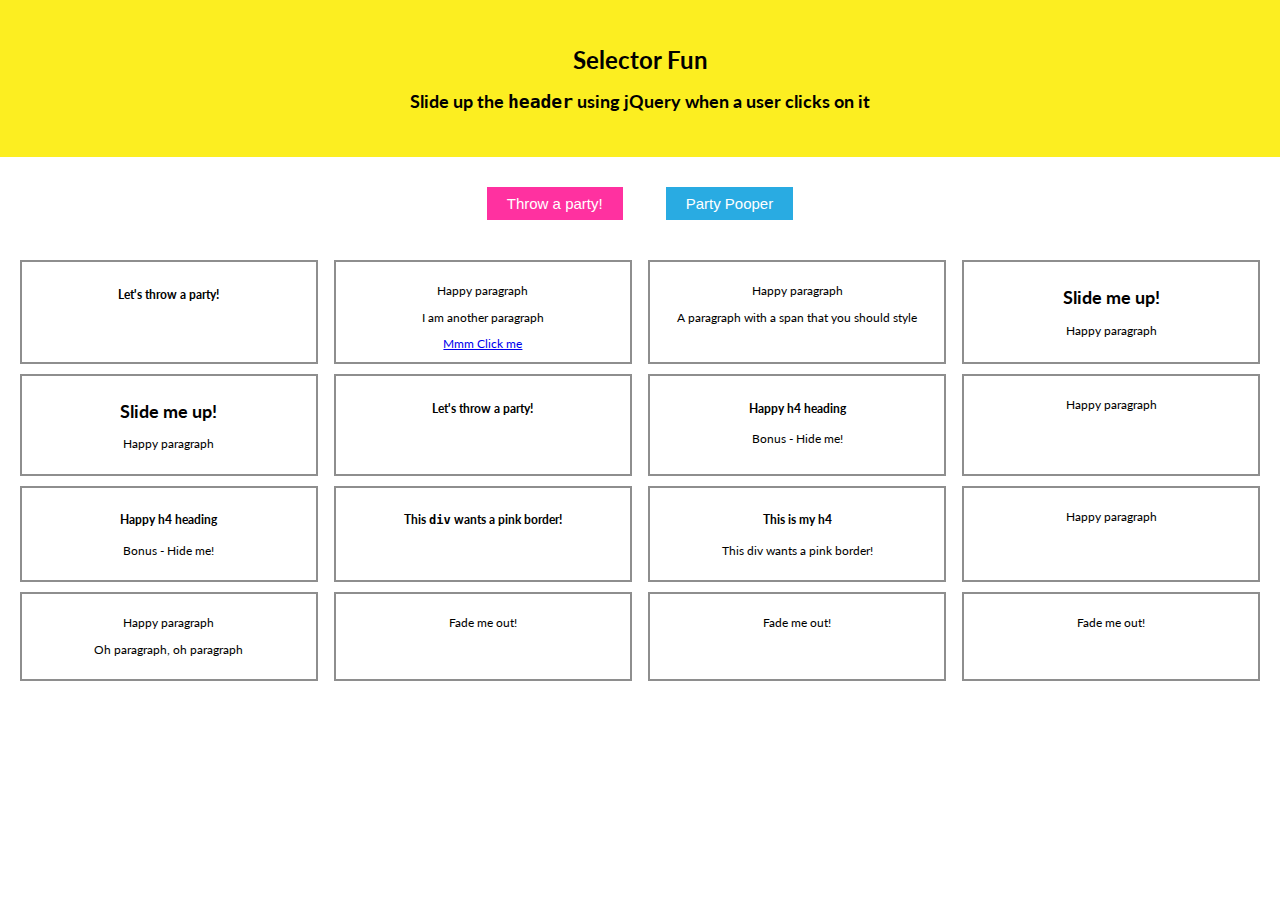
<file: select_fun/index.html>
<!DOCTYPE html>
<html lang="en">
<head>
	<meta charset="utf-8">
	<title>Select Fun!</title>
	<link rel="stylesheet" href="css/style.css">

</head>
<body>

	<header>
		<h1>Selector Fun</h1>
		<h2>Slide up the <code>header</code> using jQuery when a user clicks on it</h2>
	</header>

	<button id="party-time">Throw a party!</button>
	<button id="reset">Party Pooper</button>
	<section id="boxes" class="boring">
		<section class="row" id="row1">
			<div class="box add-para" id="box1">
				<h4>Let's throw a party!</h4>
			</div>

			<article class="box" id="box2">
				<p>Happy paragraph</p>
				<p>I am another paragraph</p>
				<a href="#">Mmm Click me</a>
			</article>

			<div class="box" id="box3">
				<p>Happy paragraph</p>
				<p>A paragraph with a <span>span that you should style</span></p>
			</div>

			<div class="box" id="box4">
				<h2>Slide me up!</h2>
				<p>Happy paragraph</p>
			</div>
		</section>

		<section class="row" id="row2">

			<div class="box" id="box5">
				<h2>Slide me up!</h2>
				<p>Happy paragraph</p>
			</div>

			<article class="box add-para" id="box6">
				<h4>Let's throw a party!</h4>
			</article>

			<article class="box" id="box7">
				<h4>Happy h4 heading</h4>
				<p>Bonus - Hide me!</p>
			</article>

			<div class="box" id="box8">
				<p>Happy paragraph</p>
			</div>
		</section>

		<section class="row" id="row3">

			<article class="box" id="box9">
				<h4>Happy h4 heading</h4>
				<p>Bonus - Hide me!</p>
			</article>

			<div class="box add-para" id="box10">
				<h4>This <code>div</code> wants a pink border!</h4>
			</div>

			<div class="box" id="box11">
				<h4>This is my h4</h4>
				<p>This div wants a pink border!</p>
			</div>

			<article class="box" id="box12">
				<p>Happy paragraph</p>
			</article>

		</section>

		<section class="row" id="row4">

			<article class="box purplebox" id="box14">
				<p>Happy paragraph</p>
				<p>Oh paragraph, oh paragraph</p>
			</article>

			<div class="box" id="box13">
				<p>Fade me out!</p>
			</div>

			<div class="box" id="box15">
				<p>Fade me out!</p>
			</div>

			<div class="box" id="box16">
				<p>Fade me out!</p>
			</div>
		</section>
	</section>

	<footer>
		<p>I am hidden, but I want to be shown when the anchor in box2 is clicked</p>
	</footer>

	<script
  src="http://code.jquery.com/jquery-3.2.1.min.js"
  integrity="sha256-hwg4gsxgFZhOsEEamdOYGBf13FyQuiTwlAQgxVSNgt4="
  crossorigin="anonymous"></script>
	<script src="js/main.js"></script>
</body>
</html>
</file>
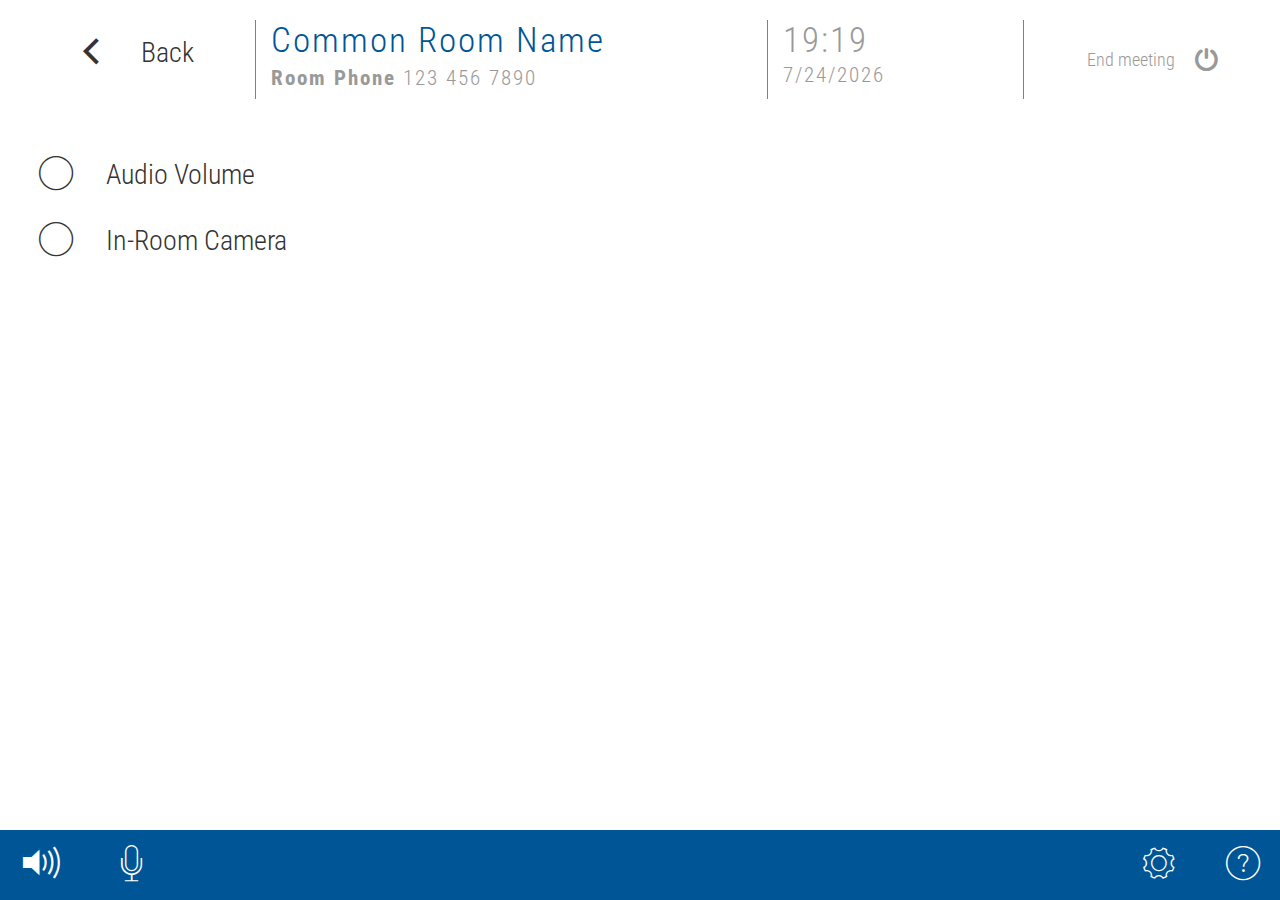
<file: final_project/settings.html>
<!doctype html>
<html lang="">
<head>
  <meta charset="utf-8">
  <meta http-equiv="x-ua-compatible" content="ie=edge">
  <meta name="viewport" content="width=device-width, initial-scale=1">
  <title>AVI-SPL | Connect</title>
  <link rel="apple-touch-icon" href="apple-touch-icon.png">
  <link rel="shortcut icon" href="favicon.ico" type="image/x-icon" />
  <link rel="stylesheet" href="css/ionicons.css">

  <link rel="stylesheet" href="css/normalize.css">
  <link rel="stylesheet" href="css/main.css">
</head>
<body onload="startTime()">
  <header>
    <div class="headerFirst">
      <div id="backBtn" class="navItem">
        <form action="index.html">
          <button><i class="ion-ios-arrow-back"></i><p>Back</p></button>
        </form>
      </div>
    </div>
    <div>
      <h1>Common Room Name</h1>
      <h3><strong>Room Phone</strong> 123 456 7890</h3>
    </div>
    <div>
      <span id="txt"></span>
      <h3><span id="date"></span></h3>
    </div>
    <div class="headerLast">
      <button id="endMeeting">End meeting <i class="icon ion-power"></i></button>
    </div>
  </header>

  <main>
    <nav>
      <div id="navAudioVolumebtn" class="navItem">
        <button><i class="ion-ios-circle-outline"></i><p>Audio Volume</p></button>
      </div>
      <div id="navCamerabtn" class="navItem">
        <button><i class="ion-ios-circle-outline"></i><p>In-Room Camera</p></button>
      </div>
    </nav>
    <div id="audioVolume">
      <div id="primary">
        <h3>Presentation Source</h3>
        <input type="range" orient="vertical" />
        <h3>Audio Call</h3>
        <input type="range" orient="vertical" />
        <h3>Video Call</h3>
        <input type="range" orient="vertical" />
      </div>
      <aside>
        <button>Reset to Defaults</button>
      </aside>
    </div>

    <div id="roomCameras">
      <div id="primary">
        <h3>Camera Controls</h3><hr>
        <div id="control">
          <div class="vertical-align">
            <button class="transparentButton"> <i class="ion-ios-plus-outline"></i><p>Zoom In</p></button>
          </div>
          <div id="dpad">
            <div></div>
            <button class="transparentButton"><i class="ion-chevron-up" ></i> </button>
            <div></div>
            <button class="transparentButton"><i class="ion-chevron-left" ></i></button>
            <div id="dpadIcon" class="vertical-align">
              <i class="ion-ios-videocam" ></i>
            </div>
            <button class="transparentButton"><i class="ion-chevron-right" ></i></button>
            <div></div>
            <button class="transparentButton"><i class="ion-chevron-down" ></i></button>
            <div></div>
          </div>
          <div class="vertical-align">
            <button class="transparentButton"> <i class="ion-ios-minus-outline"></i><p>Zoom Out</p></button>
          </div>
        </div>
      </div>
      <aside>
        <p>In Room Camera Presets</p><br>
        <div class="dropdown">
          <button class="dropbtn"> Select Preset </button>
          <div id="dropdownList" class="dropdown-content">
            <button>Preset 1</button>
            <button>Preset 2</button>
            <button>Preset 3</button>
          </div>
        </div>
      </aside>
    </div>
  </main>

  <footer>
    <div class="leftAlign">
      <button id="volumeMaster" class="footer-btn"><i class="ion-volume-high"></i>Volume</button>
      <button id="micMute" class="footer-btn"><i id="micIcon" class="ion-ios-mic-outline"></i></i> Mic Mute</button>
    </div>
    <div class="rightAlign">
      <form action="settings.html">
        <button class="footer-btn"> <i class="ion-ios-gear-outline" ></i></i>Settings</button>
      </form>
      <button id="helpButton" class="footer-btn"> <i class="ion-ios-help-outline"></i>Help</button>
    </div>
  </footer>
  <!-- popups -->

  <div id="popupVolume">
    <button id="volumeMasterActive" class="footer-btn"><i class="ion-volume-high"></i></button>
    <input type="range" min="0" max="11" value="5" id="volumeFader" class="volSlider" >
  </div>

  <div id="help" class="popup">
    <button id="close" class="close"><i class="ion-ios-close-outline"></i>Close</button>
    <div class="popup-content">
      <i class="ion-ios-information-outline"></i>
      <p>Please contact IT Customer Service at</p>
      <h2>1-800-123-4567</h2>
      <p>for further assistance</p>
    </div>
  </div>

  <div id="endAll" class="popup">
    <div class="popup-content">
      <i class="icon ion-power"></i>
      <h1>Are you sure you want<br>to end the meeting?</h1>
      <p>This will end all presentations, phone calls, and video calls.</p>
      <div id="popupBtns">
        <button class="red">End Meeting</button>
        <button id="cancelEndMeeting">Cancel</button>
      </div>
    </div>
  </div>


  <script src="js/jquery-1.12.0.min.js"></script>
  <script src="js/main.js"></script>
</body>
</html>
</file>
<file: aoomens_site/css/main.css>
/* --------------------------------------------------------------------------
Base styles:
----------------------------------------------------------------------------- */
:root {
    --accent: #d7ac39;
}

/* Fix to include padding and border in the total width for each element */
* {
  box-sizing: border-box;
}

/* Fix for responsive images */
img {
  max-width: 100%;
}
section{
  display: grid;
  grid-template-columns: 1fr 1fr;
  padding: 50px;
}
section:nth-child(odd) {background: #e3e3e3}
section:nth-child(even) {background: #FFF}

body{
  margin: 20px;
  background-color: #fff;
  font-family: 'Lora', Georgia, Times, 'Times New Roman', serif;
  font-weight: 400;
  font-size: 18px;
  color: #333;
  letter-spacing: 1px;
  line-height: 2em;
}

.center{
  text-align: center;
}

#job{
  margin-bottom: 90px;
}
#highlights, #experience, #education{
  margin-bottom: 80px;
  padding-bottom: 30px;
  border-bottom: 1px solid #999;
}

ul{
  padding-left: 20px;
}


/* ----------------------------------------
header
------------------------------------------- */
#cover{
  background-color: var(--accent);
  background: url('../img/amy-hero-img.jpg');
  background-size: auto 100%;
  background-attachment: fixed;
  background-position: 50% 0;
	height: 80vh;
  color: white;
}
/* ----------------------------------------
Footer
------------------------------------------- */
footer{
  margin: 0;
  padding: 50px;
  background-color: var(--accent);
  text-align: center;
}
/* ----------------------------------------
Type
------------------------------------------- */
h1{
  line-height: 1.1em;
}
h2{
  font-size: 2em;
}
h3{
  font-size: 1.5em;
  margin-bottom: 40px;
}
.title{
  font-weight: bold;
  margin-bottom: 10px;
}
.employer, .date{
  font-style: italic;
  margin: 0;
}
nav p{
  font-size: 2em;
  font-weight: bold;
}
/* ----------------------------------------
Form
------------------------------------------- */
form {
	margin: 0px auto;
	max-width: 700px;
	padding: 20px 0;
	border-radius: 3px;
}

input,
textarea {
  background: white;
	border: none;
	padding: 10px 15px;
	border-radius: 2px;
	display: block;
	width: 100%;
	margin-bottom: 8px;
	font-size: 16px;
	outline: none;
	transition: border .3s ease;
}

textarea {
	height: 250px;
}

input:focus,
textarea:focus {
	border: 1px solid #005EC8;
}

button {
	background-color: var(--accent);
	border: 0;
	color: black;
	font-size: 18px;
	display: block;
	outline: 0;
	padding: 8px 10px;
	width: 100%;
	margin-top: 20px;
	transition: transform .3s ease;
}

button:hover {
	transform: translateY(-2px);
}

.error{
	border: 2px solid red;
}

#errorName, #errorEmail{
	color: red;
	display: none;
}



/* ----------------------------------------
Responsive
------------------------------------------- */
@media only screen and (max-width: 875px) {
  #cover{
    background-position: 30% 0;
    background-attachment: scroll;
    position: relative;
  }
  #cover nav #logo{
    display: none;
    position: absolute;
    top: 20px;
    left: 50px;
    padding-right: 30px;
  }
  #cover h1{
    position: absolute;
    bottom: 20px;
    left: 50px;
    padding-right: 60px;
  }
}

@media only screen and (max-width: 650px) {
  section{
    display: grid;
    grid-template-columns: 1fr;
    padding: 50px;
  }
  body{
    margin: 0 auto;
    font-size: 15px;
  }
  #cover{
    background-position: 50% 0;
  }
}
</file>
<file: final_project/css/main.css>
@import url('https://fonts.googleapis.com/css?family=Roboto+Condensed:300,400');
/* --------------------------------------------------------------------------
Base styles:
----------------------------------------------------------------------------- */
/* Fix to include padding and border in the total width for each element */
* {
  box-sizing: border-box;
}

/* Fix for responsive images */
img {
  max-width: 100%;
}
a{
  text-decoration: none;
}
body{
  margin: 0;
  font-family: 'Roboto Condensed', sans-serif;
  font-weight: 300;
  font-size: 14px;
  color: #333;
  letter-spacing: 2px;
  overflow: hidden;
}

/* -----------------------
--------------------------
Structure
--------------------------
-------------------------- */
header{
  padding: 20px 0 50px 0;
  display: grid;
  grid-template-columns: 1fr 2fr 1fr 1fr;
}
header div{
  padding: 0 15px;
  border-right: 1px solid grey;
  display: inline-block;
}
.headerFirst, .headerLast{
  display: flex;
  align-items: center;
  justify-content: center;
}
.headerLast{
  border-right: none;
}
main{
  position: absolute;
  width: 100%;
  height: 65%;
  padding: 0 40px 0 20px;
  display: grid;
  grid-template-columns: 2fr 4fr;
}
aside{
  text-align: center;
}
nav{
  position: relative;
  height: 100%;
  left: 0;
}
footer{
  background: #005596;
  width: 100%;
  position: fixed;
  bottom: 0;
  display: grid;
  grid-template-columns:50% 50%;
  transform: translatey(30px);
  transition: all .3s ease-in-out;
  z-index: 100;
}
#presentation, #phone, #video, #phonebook, #audioVolume, #roomCameras{
  width: 100%;
  display: grid;
  grid-template-columns: 3fr 1fr;
  grid-column-gap: 30px;
}
#video #primary{
  display: grid;
  grid-template-rows: 1.5fr 1fr 1fr;
  grid-row-gap: 10px;
}
.nextMeetingArea, .futureMeeting{
  position: relative;
  padding: 25px;
  display: flex;
  align-items: center;
  justify-content: left;
}
#popupBtns{
  display: grid;
  grid-template-columns: 1fr 1fr;
  grid-column-gap: 20px;
  height: 65px;
  margin-top: 45px;
}
#endAll{
  z-index: 400;
}
.rightAlign{
  text-align: right;
}
.leftAlign{
  text-align: left;
}
.vertical-align{
  display: flex;
  align-items: center;
  justify-content: center;
}
.vertical-align button{
  width: 100%;
  padding: 10px;
}
.cameraselect{
  /*display: flex;
  align-items: center;
  justify-content: left;*/
}
.dropdown{
  background: white;
  border: solid 1px grey;
}
#dropdownList{
  -webkit-box-shadow: 0px 2px #999;  /* Safari 3-4, iOS 4.0.2 - 4.2, Android 2.3+ */
  -moz-box-shadow: 0px 2px #999;  /* Firefox 3.5 - 3.6 */
  box-shadow: 0px 2px #999;  /* Opera 10.5, IE 9, Firefox 4+, Chrome 6+, iOS 5 */
}
#control{
  display: grid;
  grid-template-columns: 1fr 3fr 1fr;
  grid-column-gap: 10px;
  text-align: center;
}
#dpad{
  display: grid;
  grid-template-columns: 1fr 1fr 1fr;
  grid-template-rows: 1fr 1fr 1fr;
  grid-row-gap: 5px;
  grid-column-gap: 5px;
  text-align: center;
}
/* -----------------------
--------------------------
Typography
--------------------------
-------------------------- */
h1{
  color: #005596;
  font-size: 2.5em;
  font-weight: 300;
  margin: 0;
}
h2{
  font-size: 2em;
  margin: 0;
}
h3{
  color: #999;
  font-size: 1.5em;
  font-weight: 300;
  margin: 1% 0 2% 0;
}
p{
  margin: 0;
}
button{
  color: white;
}
#txt{
  color: #999;
  font-size: 2.5em;
}
.headerLast button{
  font-size: 1.25em;
  color: #999;
}
.nextMeetingArea, .futureMeeting, .nextMeetingArea h3, #endAll h1{
  color: white;
}
.meetingTime{
  font-size: 2em;
}
#backBtn{
  border: none;
}
#endAll p{
  margin: 30px;
}
#endAll button{
  font-size: 1.5em;
}
#dpad i{
  padding: 10px;
}
#dpadIcon{
  font-size: 5em;
}
#control p{
  font-size: .5em;
}
/* -----------------------
--------------------------
Buttons
--------------------------
-------------------------- */
button, .buttonListItem i{
  background: #535353; /* For browsers that do not support gradients */
  background: -webkit-linear-gradient(#646464, #474747); /* For Safari 5.1 to 6.0 */
  background: -o-linear-gradient(#646464, #474747); /* For Opera 11.1 to 12.0 */
  background: -moz-linear-gradient(#646464, #474747); /* For Firefox 3.6 to 15 */
  background: linear-gradient(#646464, #474747); /* Standard syntax */
  border-radius: 0px;
  border: none;
}
.transparentButton{
  background: none;
  color: #666;
  font-size: 3em;
}
.nextMeetingArea, .green{
  background: #6db339; /* For browsers that do not support gradients */
  background: -webkit-linear-gradient(#6fc641, #6db339); /* For Safari 5.1 to 6.0 */
  background: -o-linear-gradient(#6fc641, #6db339); /* For Opera 11.1 to 12.0 */
  background: -moz-linear-gradient(#6fc641, #6db339); /* For Firefox 3.6 to 15 */
  background: linear-gradient(#6fc641, #6db339); /* Standard syntax */
}
.red{
  background: #d02c44;
  background: -webkit-linear-gradient(#d02c44, #cd0b23);
  background: -o-linear-gradient(#d02c44, #cd0b23);
  background: -moz-linear-gradient(#d02c44, #cd0b23);
  background: linear-gradient(#d02c44, #cd0b23); /* Standard syntax */
}
.futureMeeting{
  background: #535353;
}
.green{
  width: 100%;
  padding: 10px;
  color: white;
  font-size: 2em;
  vertical-align: middle;
}
.green i{
  margin-right: 30px;
  font-size: 1.5em;
}
aside button{
  width: 100%;
  height: 60px;
}
aside button i{
  font-size: 2.5em;
}
.asideControls{
  position: absolute;
  bottom: 0;
}
.asideControls button{
  margin-top: 10px;
}
.headerLast button, .navItem button {
  display: flex;
  align-items: center;
  justify-content: left;
  background: none;
}
.headerLast i{
  font-size: 1.5em;
  margin-left: 20px;
}
.navItem button{
  color: #333;
  margin-bottom: 15px;
}
.navItem i{
  font-size: 3em;
  width: 60px;
  margin-right: 20px;
}
.navItem p{
  display: inline;
  font-size: 2em;
}
.join{
  position: absolute;
  top: 25%;
  right: 40px;
  width: 100px;
  height: 100px;
  background: none;
  border-radius: 100px;
  border: 2px solid white;
  font-size: 1.5em;
}
.dropbtn{
  padding: 10px;
  border: solid 1px grey;
  background: white;
  color: #333;
}
.dropdown-content button{
  display: block;
  width: 100%;
  background: white;
  padding: 20px;
  color: #333;
  /*display: none;*/
}

/*------------dpad---*/
#dpad .transparentButton{
  font-size: 3em;
}

/*------------footer------------*/
footer button, #popupVolume button{
  background: none;
  border: none;
  height: 100%;
  display: inline;
  padding: 10px 20px;
}
footer button i, #popupVolume button i{
  font-size: 3em;
  display: block;
  margin-bottom: 15px;
}
footer form{
  display: inline;
}
/*------------presentation------------*/
.presentationItem, .buttonList{
  display: flex;
  align-items: center;
  justify-content: left;
  margin-bottom: 20px;
}
.presentationItem h3{
  display: inline;
  margin: 0 0 0 20px;
  color: #333;
}
.source{
  width: 100px;
  height: 100px;
  font-size: 4em;
}
/*------------buttonList------------*/
.buttonList{
  width: 100%;
  display: inline-block;
}
.buttonListItem{
  background: none;
  width: 100%;
  display: flex;
  align-items: center;
  justify-content: left;
  padding: 10px 0 10px 0;
  border-bottom: 1px solid grey;
}
.buttonListItem i{
  width: 60px;
  height: 60px;
  font-size: 3em;
  text-align: center;
  display: flex;
  align-items: center;
  justify-content: center;
  margin-right: 30px;
}

/*------------keypad------------*/
.textInput{
  margin-bottom: 20px;
  border: 1px solid grey;
  display: grid;
  grid-template-columns: 4fr 1fr;
}
#primary input{
  border: none;
  width: 100%;
  height: 60px;
  color: #999;
  font-size: 2em;
  padding-left: 30px;
}
.keypad{
  display: grid;
  grid-template-columns: 1fr 1fr 1fr;
  grid-template-rows: 1fr 1fr 1fr 1fr;
  grid-column-gap: 5px;
  grid-row-gap: 5px;
  width: 100%;
  height: 60%;
  margin-bottom: 10px;
  font-size: 2em;
}
.alpha{
  font-size: .5em;
  font-weight: 300;
  padding-left: 2px;
  color: #999;
}
/* -----------------------
--------------------------
popups
--------------------------
--------------------------*/
.popup{
  padding: 40px;
  background-color: rgba(0, 0, 0, .9);
  width: 100%;
  height: 100%;
  position: fixed;
  top: 0;
  display: flex;
  align-items: center;
  justify-content: center;
}
.popup-content {
  padding: 40px 20px;
  width: 60%;
  text-align: center;
  position:relative;
  transform: translatey(-30px);
  margin: 0 auto;
  color: white;
}
.popup-content i{
  font-size: 7em;
  margin-bottom: 30px;
}
.close{
  position: absolute;
  top: 10px;
  right: 10px;
  background: none;
  margin: 20px 30px 0 0;
}
.close i{
  font-size: 3em;
  display: block;
  margin-bottom: 10px;
}
#popupVolume{
  background: #c2c2c2;
  position: absolute;
  left: 0;
  bottom: 0px;
  z-index: 300;
  width: 100%;
  overflow: hidden;
  display: flex;
  align-items: center;
  justify-content: center;
}
#popupVolume .footer-btn i{
  margin-bottom: 1px;
}
/* -----------------------
--------------------------
Sliders
--------------------------
-------------------------- */
#popupVolume{
  position: absolute;
}
#popupVolume input.vertical {
  -webkit-appearance: slider-vertical;
  writing-mode: bt-lr;
  display: block;
  width: 90%;
  height: 300px;
  margin: 0 10px;
}
#popupVolume input.volSlider {
  position: relative;
  top:0;
  width: 100%;
  height: 10px;
  margin: 0 20px 0 20px;
}

/* -----------------------
--------------------------
images
--------------------------
-------------------------- */
svg{
  height: 35%;
  margin: 0;
}

/* -----------------------
--------------------------
--------------------------
--------------------------
Interactions
--------------------------
--------------------------
--------------------------
-------------------------- */
button:active{
  background: #0097fe;
  outline:none;
}
footer button:active, .navItem button:active, .transparentButton:active, .close:active, #endMeeting:active{
  color: #0097fe;
  background: none;
  outline:none
}
button:focus{
  outline:none;
}
.navItem button:focus, .transparentButton:focus, .close:focus, #endMeeting:focus{
  color: #0097fe;
  background: none;
  outline:none
}
footer button:focus{
  outline:none
}
.show {
  transform: none;
}
.navItem .transparentBtnActive{
  color: #0097fe;
}
.headerLast .redtext{
  color: #d02c44;
}
/* -----------------------
--------------------------
--------------------------
--------------------------
Responsive
--------------------------
--------------------------
--------------------------
-------------------------- */
</file>
<file: mlozano_site/css/main.css>
/* --------------------------------------------------------------------------
Base styles:
----------------------------------------------------------------------------- */
/* Fix to include padding and border in the total width for each element */
* {
  box-sizing: border-box;
}

/* Fix for responsive images */
img {
  max-width: 100%;
}

/*type*/
body {
  font-family: "Anonymous Pro", monospace;
  color: #f0f0f0;
  line-height: 1.5rem;
  background: #1f1f1f;
  display: flex;
  justify-content: center;
  align-items: center;
  height: 100vh;
}

p{
  padding-bottom: 20px;
}

.site {
  position: relative;
  width: 70vw;
  max-width: 1280px;
  background: #3d3d3d;
  padding: 2vw;
  border-radius: 40px;
  box-shadow: 0px 12px 29px -3px rgba(0, 0, 0, 0.39);
  -webkit-box-shadow: 0px 12px 29px -3px rgba(0, 0, 0, 0.39);
}
.left-col {
  width: 47%;
  z-index: 1;
}
nav {
  display: flex;
  flex-direction: column;
}

a {
  text-decoration: none;
  color: #f8c351;
  padding-bottom: 20px;
}

img {
  width: 40%;
  max-width: 500px;
  border-radius: 1000px 1000px 0 0;
  position: absolute;
  bottom: 0;
  right: 40px;
  z-index: 0;
}

@media screen and (max-width: 768px) {
  body{
    background: url(../img/main-img.jpg) #1f1f1f;
    background-repeat: no-repeat;
    background-position: center;
    background-size: cover;
  }
  .left-col {
    width: 100%;
    z-index: 2;
  }
  .site {
    width: 90vw;
    padding: 20px;
    background: #3d3d3dee;
    ;
  }
  img{
    display: none;
  }
}
</file>
<file: monument_blog/css/style.css>
@import url('https://fonts.googleapis.com/css?family=Lato|Raleway:400,600');

/* ----------------------------------------
Base Styles
------------------------------------------- */
/*
		font-family: 'Raleway', sans-serif;
		font-family: 'Lato', sans-serif;
*/
body {
	margin: 20px 0 0 0;
	font-family: 'Raleway', sans-serif;
	font-weight: 600;
	color: #44545e;
	text-transform: uppercase;
}
main{
	display: grid;
	width: 80%;
	margin: 0 auto;
	grid-template-columns: 65% 30%;
	grid-gap: 50px;
}
/* Fix for responsive images */
img {
	max-width: 100%;
	margin: 20px 0 20px 0;
}
p{
	font-family: 'Lato', sans-serif;
	font-weight: 400;
	font-size: 15px;
	text-transform: capitalize;
	line-height: 1.5;
}
nav{
	text-align: center;
}
nav a{
	font-size: 16px;
	color: #7b98aa;
	text-decoration: none;
	padding: 0 50px 0 50px;
}
header{
	text-align: center;
	padding: 80px 0 80px 0;
	margin: 30px 0 50px 0;
	background-image: url(../images/blog_header_bg.jpg);
	background-size: cover;
	background-position: center;
}

h1 a{
	font-size: 37px;
	letter-spacing: 15px;
	color: #fff;
	text-decoration: none;
	text-align: center;
}
h2{
	font-size: 23px;
	letter-spacing: 2px;
}
h3{
	font-size: 18px;
}
footer{
	width: 100%;
	background-color: #cdf3f6;
	text-align: center;
	padding: 30px 0 10px 0;
	font-size: 30px;
	margin-top: 50px;
}
footer p{
	font-family: 'Lato', sans-serif;
	font-weight: 400;
}
footer a{
	letter-spacing: 1px;
	padding: 0 10px 0 10px;
	text-decoration: none;
	color: #44545e;
}
hr{
	width: 100%;
	color: #333333;
	margin: 20px 0 20px 0;
}
aside a{
	text-decoration: none;
	text-transform: capitalize;
	color: #7b98aa;
}
aside ul{
	padding-left: 20px;
}
aside li{
	line-height: 30px;
	font-weight: 400;
}
input{
	width: 30%;
	border: none;
	display: inline;
	padding: 10px 20px 10px 20px;
	text-align: center;
	text-transform: uppercase;
}
button{
	width: 20%;
	background-color: inherit;
	border: solid;
	border-width: 2px;
	border-color: #44545e;
	padding: 10px 20px 10px 20px;
	text-align: center;
	text-decoration: none;
	text-transform: uppercase;
	margin: 20px;
}
button:hover {
	background-color: #44545E;
	color: white;
}
a:hover {
	color: #44545E;
}
</file>
<file: monument_lab_starter/css/style.css>
/*Add a link to Google Fonts at the top! THis should be the first line of your stylesheet.*/
@import url('https://fonts.googleapis.com/css?family=Lato|Raleway:400,600');
/*
font-family: 'Raleway', sans-serif;
font-family: 'Lato', sans-serif;
*/
/* ----------------------------------------
Base Styles
------------------------------------------- */
/* Note: Makes sure that padding and the border are included in the width for each element. */
/* Don't add anything else under the * selector! */
* {
	box-sizing: border-box;
}
img {
	max-width: 100%;
}
/* ----------------------------------------
Typography
------------------------------------------- */
body{
	margin: 0 auto;
	text-align: center;
	font-family: 'Raleway', sans-serif;
	font-weight: 600;
	color: #44545e;
	text-transform: uppercase;
}
h1{
	font-size: 37px;
	color: white;
	letter-spacing: 10px;
}
h2, h3{
	font-size: 23px;
}
h2{
	color: white;
}
h4{
	font-size: 18px;
	padding-bottom: 30px;
}
p{
	font-family: 'Lato', sans-serif;
	font-size: 15px;
	text-transform: none;
	line-height: 1.75;
	/* text-align: left; */
}
a{
	text-decoration: none;
	color: #7b98aa;
}
nav a{
	font-size: 16px;
	color: #7b98aa;
	padding: 0 50px;
}
footer{
	text-align: center;
	padding: 30px 0 10px 0;
	font-size: 30px;
}
footer p{
	text-align: center;
	font-family: 'Lato', sans-serif;
	font-weight: 400;
}
footer a{
	letter-spacing: 1px;
	padding: 0 10px;
	text-decoration: none;
	color: #7B98AA;
}
/* ----------------------------------------
Lists
------------------------------------------- */



/* ----------------------------------------
Layout
------------------------------------------- */
.archive{
	width: 100%;
	padding: 100px 0;
}
.issues{
	width: 95%;
	margin: 0 auto;
	display: grid;
	grid-template-columns: 1fr 1fr 1fr;
	grid-column-gap: 40px;
	padding-top: 30px;
}
.about{
	width: 100%;
	background-color: #cdf3f6;
	padding: 100px 25% 150px 25%;
}
.current{
	padding: 100px 0;
}
.gallery{
	width: 70%;
	margin: 0 auto;
	display: grid;
	grid-template-columns: 1fr 1fr 1fr;
	grid-column-gap: 5px;
}
/* ----------------------------------------
Header
------------------------------------------- */
nav{
	padding: 20px 0;
	position: fixed;
	top: 0;
	background: white;
	width: 100%;
	box-shadow: 0px 2px 0px #ecf0f1;
	z-index: 200;
}
header{
	padding: 300px 0;
	margin: 0 0 50px 0;
	background-image: url(../images/home_header_bg.jpg);
	background-size: cover;
	background-position: center;
	background-attachment: fixed;
}
/* ----------------------------------------
Buttons
------------------------------------------- */
input{
	width: 30%;
	border: none;
	display: inline-block;
	padding: 7px 0;
	font-size: 15px;
	text-align: center;
	text-transform: uppercase;
}
.form, .article{
	display: inline-block;
	background-color: inherit;
	border: solid;
	border-width: 2px;
	border-color: #44545e;
	padding: 5px 0;
	text-align: center;
	text-decoration: none;
	text-transform: uppercase;
	margin: 20px;
	font-size: 15px;
	color: inherit;
}
.form{
	width: 20%;
}
.article{
	padding: 5px 10px 5px 10px;
}
/* ----------------------------------------
interaction
------------------------------------------- */
a:hover {
	color: #44545E;
	-webkit-transition: .5s ease;
	-moz-transition: .5s ease;
	-o-transition:.5s ease;
	transition: .5s ease;
}
a.article:hover,button:hover {
	background-color: #44545E;
	color: white;
	-webkit-transition: .5s ease;
	-moz-transition: .5s ease;
	-o-transition:.5s ease;
	transition: .5s ease;
}
img:hover{
	opacity: .6;
	-webkit-transition: .5s ease;
	-moz-transition: .5s ease;
	-o-transition:.5s ease;
	transition: .5s ease;
}
/* ----------------------------------------
Footer
------------------------------------------- */
footer{
	width: 100%;
	background-color: #cdf3f6;
}
</file>
<file: select_fun/css/style.css>
@import url('https://fonts.googleapis.com/css?family=Lato:400,700');

/******************************************
/* BASE STYLES
/*******************************************/
* {
  box-sizing: border-box;
}

body {
  color: #000;
  font-size: 12px;
  line-height: 1.2;
  font-family: 'Lato', Arial, sans-serif;
  text-align: center;
  margin: 0;
}

/******************************************
/* LAYOUT
/*******************************************/

/* Center the container */

header {
  padding: 30px;
  background-color: #FCEE21;
}

#boxes {
  margin: 20px;
}

#boxes section {
  display: flex;
  justify-content: space-between;
  flex-wrap: wrap;
  margin-bottom: 10px;
}

section article,
section div {
  width: 24%;
  border: 2px solid #29ABE2;
  padding: 10px;
}

.boring article,
.boring div {
  border: 2px solid #8E8E8E;
}

button {
  background-color: #29ABE2;
  border: none;
  display: inline-block;
  margin: 30px 20px 20px;
  font-size: 15px;
  padding: 8px 20px;
  cursor: pointer;
  color: white;
  outline: none;
}

#party-time {
  background-color: #FF31A0;
}

footer {
  padding: 20px;
  background-color: #FCEE21;
  display: none;
}

.selected {
  border: 2px solid #FF31A0;
}


/******************************************
/* ADDITIONAL STYLES
/*******************************************/
.snazzy {
  background-color: #333;
  color: white;
}

.fun {
  background-color: #999;
  color: #333;
}
</file>
